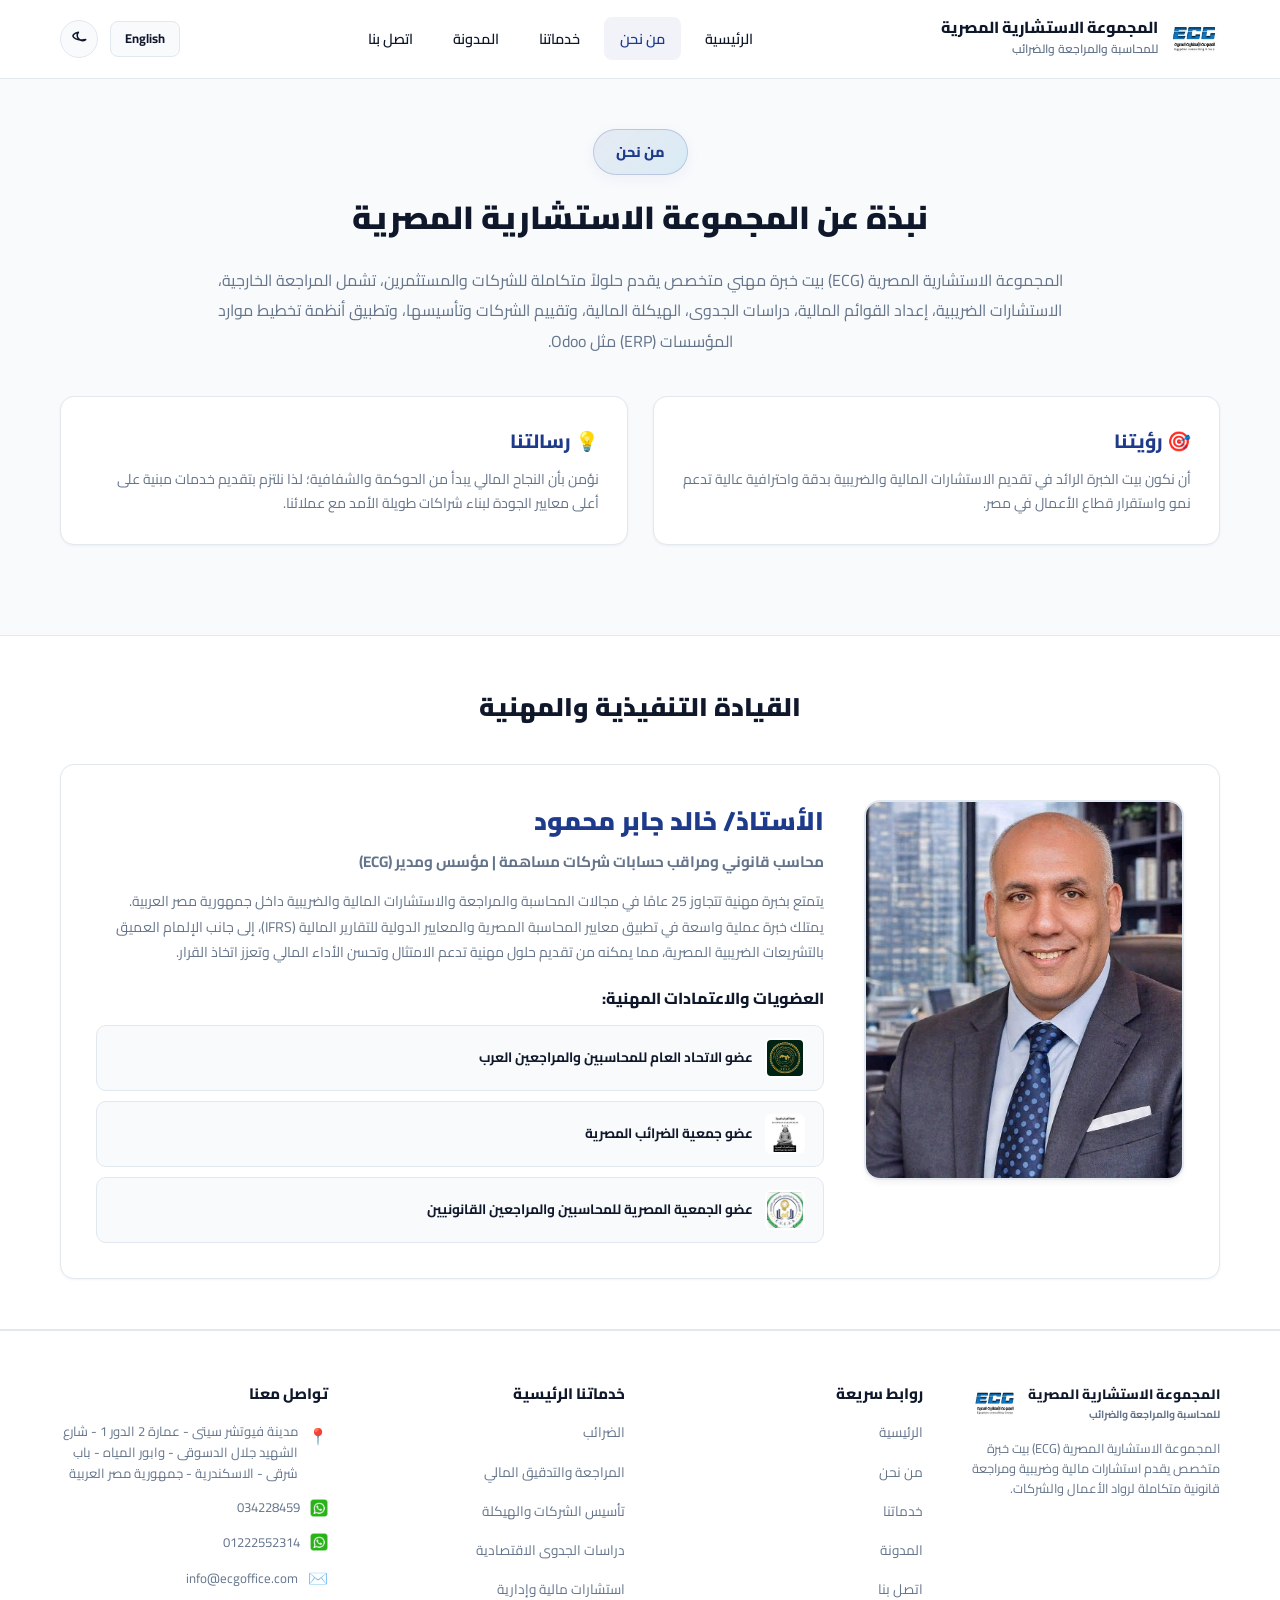
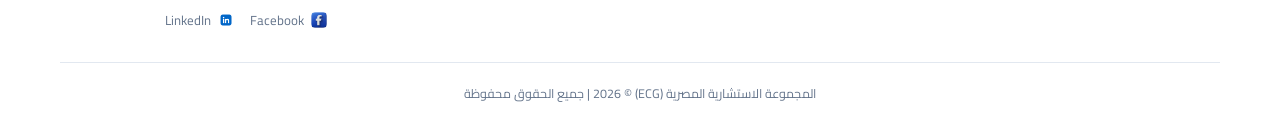
<file: about.html>
<!DOCTYPE html>
<html lang="ar" dir="rtl">
<head>
  <meta charset="UTF-8">
  <meta name="viewport" content="width=device-width, initial-scale=1.0">
  <title>من نحن - المجموعة الاستشارية المصرية (ECG)</title>
  <meta name="description" content="تعرف على المجموعة الاستشارية المصرية (ECG)، رؤيتنا، رسالتنا، وخبرة قيادتنا المهنية للأستاذ خالد جابر محمود بالإسكندرية ومصر.">
  
  <!-- استدعاء خط Cairo العصري -->
  <link href="https://fonts.googleapis.com/css2?family=Cairo:wght@400;600;700;800;900&display=swap" rel="stylesheet">
  
  <!-- ملف التنسيقات العام المستقل -->
  <link rel="stylesheet" href="css/style.css">

  <!-- تنسيقات مخصصة لصفحة من نحن وقسم الـ CEO -->
  <style>
    .certified-badge-box {
      display: inline-flex;
      align-items: center;
      gap: 10px;
      padding: 10px 22px;
      background: linear-gradient(135deg, rgba(30, 58, 138, 0.08) 0%, rgba(2, 132, 199, 0.12) 100%);
      border: 1px solid rgba(30, 58, 138, 0.2);
      border-radius: 30px;
      margin-bottom: 15px;
      box-shadow: 0 4px 15px rgba(30, 58, 138, 0.05);
    }
    .certified-badge-text {
      font-weight: 800;
      font-size: 0.9rem;
      color: var(--primary);
    }
    /* تنسيق بطاقة الـ CEO */
    .ceo-section {
      padding: 50px 0;
      background-color: var(--card-bg);
      border-top: 1px solid var(--border-color);
      border-bottom: 1px solid var(--border-color);
    }
    .ceo-grid {
      display: grid;
      grid-template-columns: 320px 1fr;
      gap: 40px;
      align-items: start;
    }
    @media (max-width: 992px) {
      .ceo-grid {
        grid-template-columns: 1fr;
        text-align: center;
      }
    }
    .ceo-img {
      width: 100%;
      height: 380px;
      object-fit: cover;
      border-radius: 16px;
      box-shadow: var(--shadow-md);
      border: 2px solid var(--border-color);
    }
    .association-item {
      display: flex;
      align-items: center;
      gap: 12px;
      background: var(--bg-color);
      padding: 12px 18px;
      border-radius: 10px;
      border: 1px solid var(--border-color);
    }
    .association-logo {
      width: 40px;
      height: 40px;
      object-fit: contain;
      border-radius: 6px;
      background: var(--card-bg);
      padding: 2px;
      flex-shrink: 0;
    }
  </style>
</head>
<body>

  <!-- شريط التنقل العلوي -->
  <header class="header">
    <div class="container navbar">
      <a href="home.html" class="brand-logo">
        <img src="images/Ecg_logo.jpeg" alt="شعار المجموعة الاستشارية المصرية">
        <div class="brand-text">
          <span class="brand-title">المجموعة الاستشارية المصرية</span>
          <span class="brand-subtitle">للمحاسبة والمراجعة والضرائب</span>
        </div>
      </a>

      <ul class="nav-links">
        <li><a href="home.html" class="nav-link">الرئيسية</a></li>
        <li><a href="about.html" class="nav-link active">من نحن</a></li>
        <li><a href="services.html" class="nav-link">خدماتنا</a></li>
        <li><a href="blog.html" class="nav-link">المدونة</a></li>
        <li><a href="contact.html" class="nav-link">اتصل بنا</a></li>
      </ul>

      <div class="nav-actions">
        <a href="en/about.html" class="lang-switch-btn">English</a>
        <button class="theme-toggle-btn" aria-label="تبديل المظهر" title="تغيير المظهر">
          <svg class="theme-icon" xmlns="http://www.w3.org/2000/svg" width="18" height="18" viewBox="0 0 24 24" fill="none" stroke="currentColor" stroke-width="2" stroke-linecap="round" stroke-linejoin="round"></svg>
        </button>
      </div>
    </div>
  </header>

  <!-- المحتوى الرئيسي لصفحة من نحن -->
  <main>
    
    <!-- قسم نبذة عنا -->
    <section style="padding: 50px 0;">
      <div class="container" style="text-align: center;">
        <div class="certified-badge-box">
          <span class="certified-badge-text">من نحن</span>
        </div>
        <h1 style="font-size: 2rem; font-weight: 900; margin-bottom: 20px; color: var(--text-main);">نبذة عن المجموعة الاستشارية المصرية</h1>
        <p style="font-size: 1rem; color: var(--text-muted); max-width: 850px; margin: 0 auto 40px auto; line-height: 1.9;">
          المجموعة الاستشارية المصرية (ECG) بيت خبرة مهني متخصص يقدم حلولاً متكاملة للشركات والمستثمرين، تشمل المراجعة الخارجية، الاستشارات الضريبية، إعداد القوائم المالية، دراسات الجدوى، الهيكلة المالية، وتقييم الشركات وتأسيسها، وتطبيق أنظمة تخطيط موارد المؤسسات (ERP) مثل Odoo.
        </p>

        <!-- الرؤية والرسالة -->
        <div style="display: grid; grid-template-columns: repeat(auto-fit, minmax(300px, 1fr)); gap: 25px; margin-bottom: 40px;">
          <div class="card" style="text-align: right;">
            <h3 style="font-size: 1.2rem; font-weight: 800; color: var(--primary); margin-bottom: 10px;">🎯 رؤيتنا</h3>
            <p style="font-size: 0.88rem; color: var(--text-muted); line-height: 1.7;">أن نكون بيت الخبرة الرائد في تقديم الاستشارات المالية والضريبية بدقة واحترافية عالية تدعم نمو واستقرار قطاع الأعمال في مصر.</p>
          </div>
          <div class="card" style="text-align: right;">
            <h3 style="font-size: 1.2rem; font-weight: 800; color: var(--primary); margin-bottom: 10px;">💡 رسالتنا</h3>
            <p style="font-size: 0.88rem; color: var(--text-muted); line-height: 1.7;">نؤمن بأن النجاح المالي يبدأ من الحوكمة والشفافية؛ لذا نلتزم بتقديم خدمات مبنية على أعلى معايير الجودة لبناء شراكات طويلة الأمد مع عملائنا.</p>
          </div>
        </div>
      </div>
    </section>

    <!-- قسم القيادة التنفيذية (الـ CEO) -->
    <section class="ceo-section">
      <div class="container">
        <div style="text-align: center; margin-bottom: 35px;">
          <h2 style="font-size: 1.6rem; font-weight: 900; color: var(--text-main);">القيادة التنفيذية والمهنية</h2>
        </div>

        <div class="ceo-grid card" style="padding: 35px;">
          <!-- صورة الـ CEO -->
          <div>
            <img src="images/CEO.jpeg" alt="الأستاذ خالد جابر محمود" class="ceo-img">
          </div>

          <!-- تفاصيل وسيرة الـ CEO والعضويات -->
          <div style="text-align: right;">
            <h3 style="font-size: 1.6rem; font-weight: 900; color: var(--primary); margin-bottom: 5px;">الأستاذ/ خالد جابر محمود</h3>
            <p style="font-size: 0.95rem; font-weight: 700; color: var(--text-muted); margin-bottom: 15px;">محاسب قانوني ومراقب حسابات شركات مساهمة | مؤسس ومدير (ECG)</p>
            
            <p style="font-size: 0.88rem; color: var(--text-muted); line-height: 1.8; margin-bottom: 20px;">
              يتمتع بخبرة مهنية تتجاوز 25 عامًا في مجالات المحاسبة والمراجعة والاستشارات المالية والضريبية داخل جمهورية مصر العربية. يمتلك خبرة عملية واسعة في تطبيق معايير المحاسبة المصرية والمعايير الدولية للتقارير المالية (IFRS)، إلى جانب الإلمام العميق بالتشريعات الضريبية المصرية، مما يمكنه من تقديم حلول مهنية تدعم الامتثال وتحسن الأداء المالي وتعزز اتخاذ القرار.
            </p>

            <h4 style="font-size: 1rem; font-weight: 800; color: var(--text-main); margin-bottom: 12px;">العضويات والاعتمادات المهنية:</h4>
            
            <!-- قائمة العضويات الـ 3 مع أماكن شعارات الجمعيات -->
           <div style="display: flex; flex-direction: column; gap: 10px;">
  
  <div class="association-item">
    <img src="images/afaa.png" alt="شعار الاتحاد العام للمحاسبين" class="association-logo">
    <span style="font-size: 0.85rem; font-weight: 700; color: var(--text-main);">عضو الاتحاد العام للمحاسبين والمراجعين العرب</span>
  </div>

  <div class="association-item">
    <img src="images/EST.PNG" alt="شعار جمعية الضرائب" class="association-logo">
    <span style="font-size: 0.85rem; font-weight: 700; color: var(--text-main);">عضو جمعية الضرائب المصرية</span>
  </div>

  <div class="association-item">
    <img src="images/ESAA.PNG" alt="شعار جمعية المحاسبين القانونيين" class="association-logo">
    <span style="font-size: 0.85rem; font-weight: 700; color: var(--text-main);">عضو الجمعية المصرية للمحاسبين والمراجعين القانونيين</span>
  </div>

</div>

          </div>
        </div>
      </div>
    </section>

  </main>

  <!-- تذييل الصفحة الشامل (الموحد) -->
  <footer class="footer">
    <div class="container">
      <div class="footer-grid">
        
        <!-- العمود الأول: اللوجو والنبذة التعريفية -->
        <div style="text-align: right;">
          <div style="display: flex; align-items: center; justify-content: flex-start; gap: 10px; margin-bottom: 12px;">
            <div style="display: flex; flex-direction: column; text-align: right;">
              <span style="font-weight: 800; font-size: 0.85rem; color: var(--text-main);">المجموعة الاستشارية المصرية</span>
              <span style="font-weight: 700; font-size: 0.65rem; color: var(--text-muted);">للمحاسبة والمراجعة والضرائب</span>
            </div>
            <img src="images/Ecg_logo.jpeg" alt="شعار ECG" style="height: 45px; width: auto; border-radius: 6px; object-fit: contain;">
          </div>
          <p style="font-size: 0.8rem; color: var(--text-muted); line-height: 1.6; text-align: right;">
            المجموعة الاستشارية المصرية (ECG) بيت خبرة متخصص يقدم استشارات مالية وضريبية ومراجعة قانونية متكاملة لرواد الأعمال والشركات.
          </p>
        </div>

        <!-- العمود الثاني: روابط سريعة -->
        <div style="text-align: right;">
          <h4 style="font-size: 0.95rem; margin-bottom: 15px; color: var(--text-main); font-weight: 800;">روابط سريعة</h4>
          <ul style="list-style: none; padding: 0; margin: 0; display: flex; flex-direction: column; gap: 8px;">
            <li><a href="home.html" class="footer-link">الرئيسية</a></li>
            <li><a href="about.html" class="footer-link">من نحن</a></li>
            <li><a href="services.html" class="footer-link">خدماتنا</a></li>
            <li><a href="blog.html" class="footer-link">المدونة</a></li>
            <li><a href="contact.html" class="footer-link">اتصل بنا</a></li>
          </ul>
        </div>

        <!-- العمود الثالث: خدماتنا الرئيسية -->
        <div style="text-align: right;">
          <h4 style="font-size: 0.95rem; margin-bottom: 15px; color: var(--text-main); font-weight: 800;">خدماتنا الرئيسية</h4>
          <ul style="list-style: none; padding: 0; margin: 0; display: flex; flex-direction: column; gap: 8px;">
            <li><a href="services.html#tax" class="footer-link">الضرائب</a></li>
            <li><a href="services.html#audit" class="footer-link">المراجعة والتدقيق المالي</a></li>
            <li><a href="services.html#setup" class="footer-link">تأسيس الشركات والهيكلة</a></li>
            <li><a href="services.html#feasibility" class="footer-link">دراسات الجدوى الاقتصادية</a></li>
            <li><a href="services.html#consulting" class="footer-link">استشارات مالية وإدارية</a></li>
          </ul>
        </div>

        <!-- العمود الرابع: تواصل معنا -->
        <div style="text-align: right;">
          <h4 style="font-size: 0.95rem; margin-bottom: 15px; color: var(--text-main); font-weight: 800;">تواصل معنا</h4>
          <ul style="list-style: none; padding: 0; margin: 0; font-size: 0.82rem; color: var(--text-muted); display: flex; flex-direction: column; gap: 12px;">
            <li style="display: flex; align-items: flex-start; justify-content: flex-start; gap: 10px;">
              <span style="color: #ef4444; font-size: 1rem; margin-top: 2px; flex-shrink: 0;">📍</span>
              <span style="line-height: 1.6; text-align: right;">مدينة فيوتشر سيتى - عمارة 2 الدور 1 - شارع الشهيد جلال الدسوقى - وابور المياه - باب شرقى - الاسكندرية - جمهورية مصر العربية</span>
            </li>
            <li style="display: flex; align-items: center; justify-content: flex-start; gap: 10px;">
              <img src="images/icon-whatsapp.png" alt="واتساب" style="width: 18px; height: 18px; object-fit: contain; flex-shrink: 0;">
              <a href="https://wa.me/201222552314" style="color: var(--text-muted); text-decoration: none;" dir="ltr">034228459</a>
            </li>
            <li style="display: flex; align-items: center; justify-content: flex-start; gap: 10px;">
              <img src="images/icon-whatsapp.png" alt="واتساب" style="width: 18px; height: 18px; object-fit: contain; flex-shrink: 0;">
              <a href="https://wa.me/201222552314" style="color: var(--text-muted); text-decoration: none;" dir="ltr">01222552314</a>
            </li>
            <li style="display: flex; align-items: center; justify-content: flex-start; gap: 10px;">
              <span style="font-size: 1rem; flex-shrink: 0;">✉️</span>
              <a href="mailto:info@ecgoffice.com" style="color: var(--text-muted); text-decoration: none;">info@ecgoffice.com</a>
            </li>
            <li style="display: flex; align-items: center; justify-content: flex-start; gap: 15px; margin-top: 5px;">
              <a href="https://www.facebook.com/ECG.Khaled.Gaber" target="_blank" style="display: inline-flex; align-items: center; gap: 6px; text-decoration: none; color: var(--text-muted);">
                <img src="images/icon-facebook.png" alt="Facebook" style="width: 18px; height: 18px; object-fit: contain;">
                <span>Facebook</span>
              </a>
              <a href="https://www.linkedin.com/company/egyptianconsultinggroup" target="_blank" style="display: inline-flex; align-items: center; gap: 6px; text-decoration: none; color: var(--text-muted);">
                <img src="images/icon-linkedin.png" alt="LinkedIn" style="width: 18px; height: 18px; object-fit: contain;">
                <span>LinkedIn</span>
              </a>
            </li>
          </ul>
        </div>

      </div>

      <!-- حقوق النشر -->
      <div style="border-top: 1px solid var(--border-color); padding-top: 20px; text-align: center; font-size: 0.78rem; color: var(--text-muted);">
        <p>المجموعة الاستشارية المصرية (ECG) &copy; 2026 | جميع الحقوق محفوظة</p>
      </div>
    </div>
  </footer>

  <!-- جافاسكريبت التحكم بالثيم -->
  <script src="js/main.js"></script>
</body>
</html>
</file>
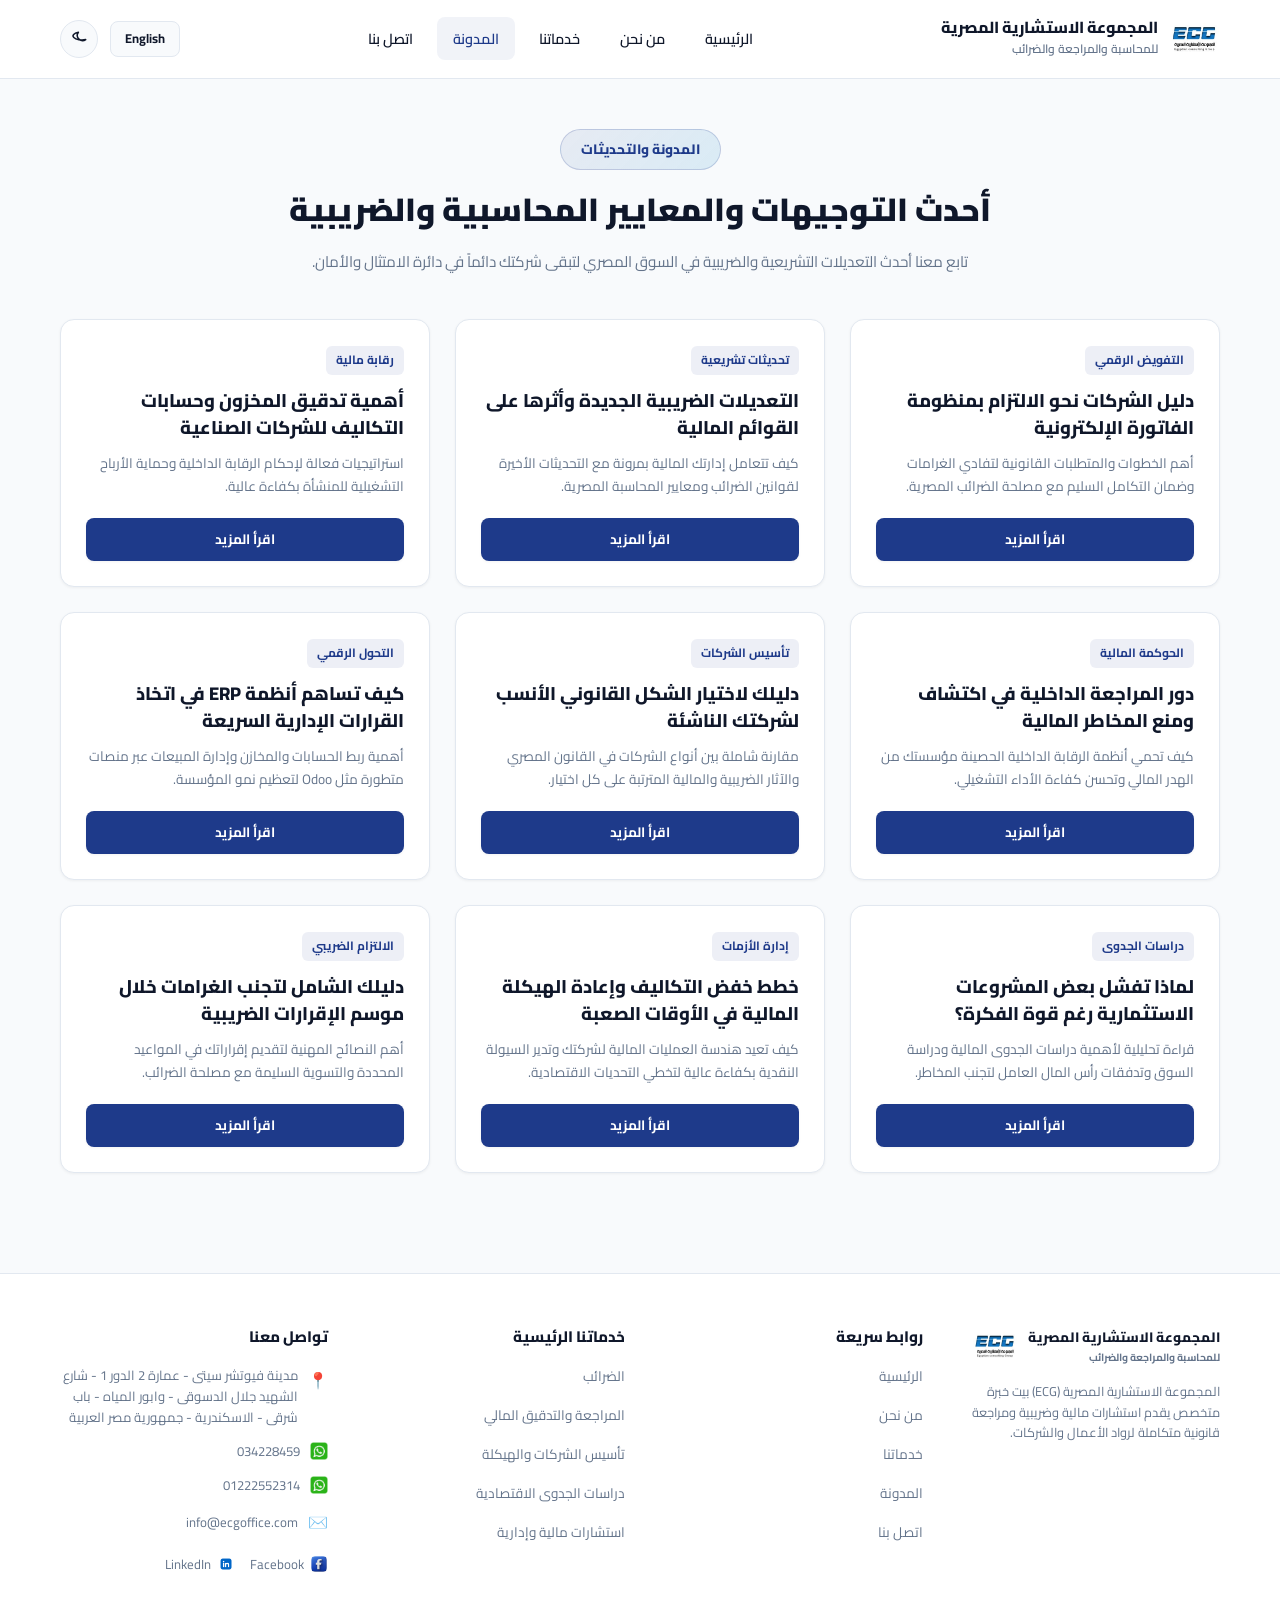
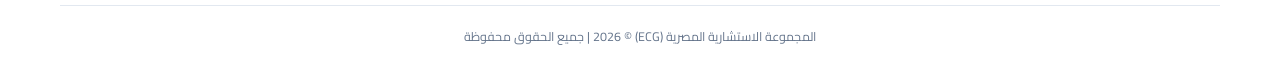
<file: blog.html>
<!DOCTYPE html>
<html lang="ar" dir="rtl">
<head>
  <meta charset="UTF-8">
  <meta name="viewport" content="width=device-width, initial-scale=1.0">
  <title>المدونة - المجموعة الاستشارية المصرية (ECG)</title>
  <meta name="description" content="تابع أحدث التوجيهات والمعايير المحاسبية والضريبية والتشريعية في السوق المصري عبر مدونة المجموعة الاستشارية المصرية.">
  
  <!-- استدعاء خط Cairo العصري -->
  <link href="https://fonts.googleapis.com/css2?family=Cairo:wght@400;600;700;800;900&display=swap" rel="stylesheet">
  
  <!-- ملف التنسيقات العام المستقل -->
  <link rel="stylesheet" href="css/style.css">

  <style>
    .certified-badge-box {
      display: inline-flex;
      align-items: center;
      gap: 10px;
      padding: 8px 20px;
      background: linear-gradient(135deg, rgba(30, 58, 138, 0.08) 0%, rgba(2, 132, 199, 0.12) 100%);
      border: 1px solid rgba(30, 58, 138, 0.2);
      border-radius: 30px;
      margin-bottom: 12px;
    }
    .certified-badge-text {
      font-weight: 800;
      font-size: 0.85rem;
      color: var(--primary);
    }
    .blog-grid {
      display: grid;
      grid-template-columns: repeat(3, 1fr);
      gap: 25px;
      margin-bottom: 50px;
    }
    @media (max-width: 992px) {
      .blog-grid {
        grid-template-columns: repeat(2, 1fr);
      }
    }
    @media (max-width: 576px) {
      .blog-grid {
        grid-template-columns: 1fr;
      }
    }
    .blog-card {
      background: var(--card-bg);
      border: 1px solid var(--border-color);
      border-radius: 14px;
      padding: 25px;
      box-shadow: var(--shadow-sm);
      display: flex;
      flex-direction: column;
      justify-content: space-between;
      text-align: right;
    }
  </style>
</head>
<body>

  <!-- شريط التنقل العلوي -->
  <header class="header">
    <div class="container navbar">
      <a href="home.html" class="brand-logo">
        <img src="images/Ecg_logo.jpeg" alt="شعار المجموعة الاستشارية المصرية">
        <div class="brand-text">
          <span class="brand-title">المجموعة الاستشارية المصرية</span>
          <span class="brand-subtitle">للمحاسبة والمراجعة والضرائب</span>
        </div>
      </a>

      <ul class="nav-links">
        <li><a href="home.html" class="nav-link">الرئيسية</a></li>
        <li><a href="about.html" class="nav-link">من نحن</a></li>
        <li><a href="services.html" class="nav-link">خدماتنا</a></li>
        <li><a href="blog.html" class="nav-link active">المدونة</a></li>
        <li><a href="contact.html" class="nav-link">اتصل بنا</a></li>
      </ul>

      <div class="nav-actions">
        <a href="en/blog.html" class="lang-switch-btn">English</a>
        <button class="theme-toggle-btn" aria-label="تبديل المظهر" title="تغيير المظهر">
          <svg class="theme-icon" xmlns="http://www.w3.org/2000/svg" width="18" height="18" viewBox="0 0 24 24" fill="none" stroke="currentColor" stroke-width="2" stroke-linecap="round" stroke-linejoin="round"></svg>
        </button>
      </div>
    </div>
  </header>

  <!-- المحتوى الرئيسي للمدونة -->
  <main style="padding: 50px 0;">
    <div class="container">
      
      <!-- ترويسة المدونة -->
      <div style="text-align: center; margin-bottom: 45px;">
        <div class="certified-badge-box">
          <span class="certified-badge-text">المدونة والتحديثات</span>
        </div>
        <h1 style="font-size: 2rem; font-weight: 900; color: var(--text-main); margin-bottom: 12px;">أحدث التوجيهات والمعايير المحاسبية والضريبية</h1>
        <p style="font-size: 0.95rem; color: var(--text-muted); max-width: 680px; margin: 0 auto;">
          تابع معنا أحدث التعديلات التشريعية والضريبية في السوق المصري لتبقى شركتك دائماً في دائرة الامتثال والأمان.
        </p>
      </div>

      <!-- شبكة الـ 9 مقالات/كروت -->
      <div class="blog-grid">
        
        <!-- الكارت 1 -->
        <div class="blog-card">
          <div>
            <span style="font-size: 0.75rem; font-weight: 700; color: var(--primary); background: rgba(30,58,138,0.08); padding: 4px 10px; border-radius: 6px; display: inline-block; margin-bottom: 12px;">التفويض الرقمي</span>
            <h3 style="font-size: 1.15rem; font-weight: 800; color: var(--text-main); margin-bottom: 10px; line-height: 1.5;">دليل الشركات نحو الالتزام بمنظومة الفاتورة الإلكترونية</h3>
            <p style="font-size: 0.85rem; color: var(--text-muted); line-height: 1.7; margin-bottom: 20px;">
              أهم الخطوات والمتطلبات القانونية لتفادي الغرامات وضمان التكامل السليم مع مصلحة الضرائب المصرية.
            </p>
          </div>
          <a href="https://www.linkedin.com/company/egyptianconsultinggroup" target="_blank" class="btn btn-primary" style="width: 100%; font-size: 0.85rem; padding: 10px;">اقرأ المزيد </a>
        </div>

        <!-- الكارت 2 -->
        <div class="blog-card">
          <div>
            <span style="font-size: 0.75rem; font-weight: 700; color: var(--primary); background: rgba(30,58,138,0.08); padding: 4px 10px; border-radius: 6px; display: inline-block; margin-bottom: 12px;">تحديثات تشريعية</span>
            <h3 style="font-size: 1.15rem; font-weight: 800; color: var(--text-main); margin-bottom: 10px; line-height: 1.5;">التعديلات الضريبية الجديدة وأثرها على القوائم المالية</h3>
            <p style="font-size: 0.85rem; color: var(--text-muted); line-height: 1.7; margin-bottom: 20px;">
              كيف تتعامل إدارتك المالية بمرونة مع التحديثات الأخيرة لقوانين الضرائب ومعايير المحاسبة المصرية.
            </p>
          </div>
          <a href="https://www.linkedin.com/company/egyptianconsultinggroup" target="_blank" class="btn btn-primary" style="width: 100%; font-size: 0.85rem; padding: 10px;">اقرأ المزيد </a>
        </div>

        <!-- الكارت 3 -->
        <div class="blog-card">
          <div>
            <span style="font-size: 0.75rem; font-weight: 700; color: var(--primary); background: rgba(30,58,138,0.08); padding: 4px 10px; border-radius: 6px; display: inline-block; margin-bottom: 12px;">رقابة مالية</span>
            <h3 style="font-size: 1.15rem; font-weight: 800; color: var(--text-main); margin-bottom: 10px; line-height: 1.5;">أهمية تدقيق المخزون وحسابات التكاليف للشركات الصناعية</h3>
            <p style="font-size: 0.85rem; color: var(--text-muted); line-height: 1.7; margin-bottom: 20px;">
              استراتيجيات فعالة لإحكام الرقابة الداخلية وحماية الأرباح التشغيلية للمنشأة بكفاءة عالية.
            </p>
          </div>
          <a href="https://www.linkedin.com/company/egyptianconsultinggroup" target="_blank" class="btn btn-primary" style="width: 100%; font-size: 0.85rem; padding: 10px;">اقرأ المزيد </a>
        </div>

        <!-- الكارت 4 -->
        <div class="blog-card">
          <div>
            <span style="font-size: 0.75rem; font-weight: 700; color: var(--primary); background: rgba(30,58,138,0.08); padding: 4px 10px; border-radius: 6px; display: inline-block; margin-bottom: 12px;">الحوكمة المالية</span>
            <h3 style="font-size: 1.15rem; font-weight: 800; color: var(--text-main); margin-bottom: 10px; line-height: 1.5;">دور المراجعة الداخلية في اكتشاف ومنع المخاطر المالية</h3>
            <p style="font-size: 0.85rem; color: var(--text-muted); line-height: 1.7; margin-bottom: 20px;">
              كيف تحمي أنظمة الرقابة الداخلية الحصينة مؤسستك من الهدر المالي وتحسن كفاءة الأداء التشغيلي.
            </p>
          </div>
          <a href="https://www.linkedin.com/company/egyptianconsultinggroup" target="_blank" class="btn btn-primary" style="width: 100%; font-size: 0.85rem; padding: 10px;">اقرأ المزيد </a>
        </div>

        <!-- الكارت 5 -->
        <div class="blog-card">
          <div>
            <span style="font-size: 0.75rem; font-weight: 700; color: var(--primary); background: rgba(30,58,138,0.08); padding: 4px 10px; border-radius: 6px; display: inline-block; margin-bottom: 12px;">تأسيس الشركات</span>
            <h3 style="font-size: 1.15rem; font-weight: 800; color: var(--text-main); margin-bottom: 10px; line-height: 1.5;">دليلك لاختيار الشكل القانوني الأنسب لشركتك الناشئة</h3>
            <p style="font-size: 0.85rem; color: var(--text-muted); line-height: 1.7; margin-bottom: 20px;">
              مقارنة شاملة بين أنواع الشركات في القانون المصري والآثار الضريبية والمالية المترتبة على كل اختيار.
            </p>
          </div>
          <a href="https://www.linkedin.com/company/egyptianconsultinggroup" target="_blank" class="btn btn-primary" style="width: 100%; font-size: 0.85rem; padding: 10px;">اقرأ المزيد </a>
        </div>

        <!-- الكارت 6 -->
        <div class="blog-card">
          <div>
            <span style="font-size: 0.75rem; font-weight: 700; color: var(--primary); background: rgba(30,58,138,0.08); padding: 4px 10px; border-radius: 6px; display: inline-block; margin-bottom: 12px;">التحول الرقمي</span>
            <h3 style="font-size: 1.15rem; font-weight: 800; color: var(--text-main); margin-bottom: 10px; line-height: 1.5;">كيف تساهم أنظمة ERP في اتخاذ القرارات الإدارية السريعة</h3>
            <p style="font-size: 0.85rem; color: var(--text-muted); line-height: 1.7; margin-bottom: 20px;">
              أهمية ربط الحسابات والمخازن وإدارة المبيعات عبر منصات متطورة مثل Odoo لتعظيم نمو المؤسسة.
            </p>
          </div>
          <a href="https://www.linkedin.com/company/egyptianconsultinggroup" target="_blank" class="btn btn-primary" style="width: 100%; font-size: 0.85rem; padding: 10px;">اقرأ المزيد </a>
        </div>

        <!-- الكارت 7 -->
        <div class="blog-card">
          <div>
            <span style="font-size: 0.75rem; font-weight: 700; color: var(--primary); background: rgba(30,58,138,0.08); padding: 4px 10px; border-radius: 6px; display: inline-block; margin-bottom: 12px;">دراسات الجدوى</span>
            <h3 style="font-size: 1.15rem; font-weight: 800; color: var(--text-main); margin-bottom: 10px; line-height: 1.5;">لماذا تفشل بعض المشروعات الاستثمارية رغم قوة الفكرة؟</h3>
            <p style="font-size: 0.85rem; color: var(--text-muted); line-height: 1.7; margin-bottom: 20px;">
              قراءة تحليلية لأهمية دراسات الجدوى المالية ودراسة السوق وتدفقات رأس المال العامل لتجنب المخاطر.
            </p>
          </div>
          <a href="https://www.linkedin.com/company/egyptianconsultinggroup" target="_blank" class="btn btn-primary" style="width: 100%; font-size: 0.85rem; padding: 10px;">اقرأ المزيد </a>
        </div>

        <!-- الكارت 8 -->
        <div class="blog-card">
          <div>
            <span style="font-size: 0.75rem; font-weight: 700; color: var(--primary); background: rgba(30,58,138,0.08); padding: 4px 10px; border-radius: 6px; display: inline-block; margin-bottom: 12px;">إدارة الأزمات</span>
            <h3 style="font-size: 1.15rem; font-weight: 800; color: var(--text-main); margin-bottom: 10px; line-height: 1.5;">خطط خفض التكاليف وإعادة الهيكلة المالية في الأوقات الصعبة</h3>
            <p style="font-size: 0.85rem; color: var(--text-muted); line-height: 1.7; margin-bottom: 20px;">
              كيف تعيد هندسة العمليات المالية لشركتك وتدير السيولة النقدية بكفاءة عالية لتخطي التحديات الاقتصادية.
            </p>
          </div>
          <a href="https://www.linkedin.com/company/egyptianconsultinggroup" target="_blank" class="btn btn-primary" style="width: 100%; font-size: 0.85rem; padding: 10px;">اقرأ المزيد </a>
        </div>

        <!-- الكارت 9 -->
        <div class="blog-card">
          <div>
            <span style="font-size: 0.75rem; font-weight: 700; color: var(--primary); background: rgba(30,58,138,0.08); padding: 4px 10px; border-radius: 6px; display: inline-block; margin-bottom: 12px;">الالتزام الضريبي</span>
            <h3 style="font-size: 1.15rem; font-weight: 800; color: var(--text-main); margin-bottom: 10px; line-height: 1.5;">دليلك الشامل لتجنب الغرامات خلال موسم الإقرارات الضريبية</h3>
            <p style="font-size: 0.85rem; color: var(--text-muted); line-height: 1.7; margin-bottom: 20px;">
              أهم النصائح المهنية لتقديم إقراراتك في المواعيد المحددة والتسوية السليمة مع مصلحة الضرائب.
            </p>
          </div>
          <a href="https://www.linkedin.com/company/egyptianconsultinggroup" target="_blank" class="btn btn-primary" style="width: 100%; font-size: 0.85rem; padding: 10px;">اقرأ المزيد </a>
        </div>

      </div>
    </div>
  </main>

  <!-- تذييل الصفحة الشامل (الموحد) -->
  <footer class="footer">
    <div class="container">
      <div class="footer-grid">
        
        <!-- العمود الأول: اللوجو والنبذة التعريفية -->
        <div style="text-align: right;">
          <div style="display: flex; align-items: center; justify-content: flex-start; gap: 10px; margin-bottom: 12px;">
            <div style="display: flex; flex-direction: column; text-align: right;">
              <span style="font-weight: 800; font-size: 0.85rem; color: var(--text-main);">المجموعة الاستشارية المصرية</span>
              <span style="font-weight: 700; font-size: 0.65rem; color: var(--text-muted);">للمحاسبة والمراجعة والضرائب</span>
            </div>
            <img src="images/Ecg_logo.jpeg" alt="شعار ECG" style="height: 45px; width: auto; border-radius: 6px; object-fit: contain;">
          </div>
          <p style="font-size: 0.8rem; color: var(--text-muted); line-height: 1.6; text-align: right;">
            المجموعة الاستشارية المصرية (ECG) بيت خبرة متخصص يقدم استشارات مالية وضريبية ومراجعة قانونية متكاملة لرواد الأعمال والشركات.
          </p>
        </div>

        <!-- العمود الثاني: روابط سريعة -->
        <div style="text-align: right;">
          <h4 style="font-size: 0.95rem; margin-bottom: 15px; color: var(--text-main); font-weight: 800;">روابط سريعة</h4>
          <ul style="list-style: none; padding: 0; margin: 0; display: flex; flex-direction: column; gap: 8px;">
            <li><a href="home.html" class="footer-link">الرئيسية</a></li>
            <li><a href="about.html" class="footer-link">من نحن</a></li>
            <li><a href="services.html" class="footer-link">خدماتنا</a></li>
            <li><a href="blog.html" class="footer-link">المدونة</a></li>
            <li><a href="contact.html" class="footer-link">اتصل بنا</a></li>
          </ul>
        </div>

        <!-- العمود الثالث: خدماتنا الرئيسية -->
        <div style="text-align: right;">
          <h4 style="font-size: 0.95rem; margin-bottom: 15px; color: var(--text-main); font-weight: 800;">خدماتنا الرئيسية</h4>
          <ul style="list-style: none; padding: 0; margin: 0; display: flex; flex-direction: column; gap: 8px;">
            <li><a href="services.html#tax" class="footer-link">الضرائب</a></li>
            <li><a href="services.html#audit" class="footer-link">المراجعة والتدقيق المالي</a></li>
            <li><a href="services.html#setup" class="footer-link">تأسيس الشركات والهيكلة</a></li>
            <li><a href="services.html#feasibility" class="footer-link">دراسات الجدوى الاقتصادية</a></li>
            <li><a href="services.html#consulting" class="footer-link">استشارات مالية وإدارية</a></li>
          </ul>
        </div>

        <!-- العمود الرابع: تواصل معنا -->
        <div style="text-align: right;">
          <h4 style="font-size: 0.95rem; margin-bottom: 15px; color: var(--text-main); font-weight: 800;">تواصل معنا</h4>
          <ul style="list-style: none; padding: 0; margin: 0; font-size: 0.82rem; color: var(--text-muted); display: flex; flex-direction: column; gap: 12px;">
            <li style="display: flex; align-items: flex-start; justify-content: flex-start; gap: 10px;">
              <span style="color: #ef4444; font-size: 1rem; margin-top: 2px; flex-shrink: 0;">📍</span>
              <span style="line-height: 1.6; text-align: right;">مدينة فيوتشر سيتى - عمارة 2 الدور 1 - شارع الشهيد جلال الدسوقى - وابور المياه - باب شرقى - الاسكندرية - جمهورية مصر العربية</span>
            </li>
            <li style="display: flex; align-items: center; justify-content: flex-start; gap: 10px;">
              <img src="images/icon-whatsapp.png" alt="واتساب" style="width: 18px; height: 18px; object-fit: contain; flex-shrink: 0;">
              <a href="https://wa.me/201222552314" style="color: var(--text-muted); text-decoration: none;" dir="ltr">034228459</a>
            </li>
            <li style="display: flex; align-items: center; justify-content: flex-start; gap: 10px;">
              <img src="images/icon-whatsapp.png" alt="واتساب" style="width: 18px; height: 18px; object-fit: contain; flex-shrink: 0;">
              <a href="https://wa.me/201222552314" style="color: var(--text-muted); text-decoration: none;" dir="ltr">01222552314</a>
            </li>
            <li style="display: flex; align-items: center; justify-content: flex-start; gap: 10px;">
              <span style="font-size: 1rem; flex-shrink: 0;">✉️</span>
              <a href="mailto:info@ecgoffice.com" style="color: var(--text-muted); text-decoration: none;">info@ecgoffice.com</a>
            </li>
            <li style="display: flex; align-items: center; justify-content: flex-start; gap: 15px; margin-top: 5px;">
              <a href="https://www.facebook.com/ECG.Khaled.Gaber" target="_blank" style="display: inline-flex; align-items: center; gap: 6px; text-decoration: none; color: var(--text-muted);">
                <img src="images/icon-facebook.png" alt="Facebook" style="width: 18px; height: 18px; object-fit: contain;">
                <span>Facebook</span>
              </a>
              <a href="https://www.linkedin.com/company/egyptianconsultinggroup" target="_blank" style="display: inline-flex; align-items: center; gap: 6px; text-decoration: none; color: var(--text-muted);">
                <img src="images/icon-linkedin.png" alt="LinkedIn" style="width: 18px; height: 18px; object-fit: contain;">
                <span>LinkedIn</span>
              </a>
            </li>
          </ul>
        </div>

      </div>

      <!-- حقوق النشر -->
      <div style="border-top: 1px solid var(--border-color); padding-top: 20px; text-align: center; font-size: 0.78rem; color: var(--text-muted);">
        <p>المجموعة الاستشارية المصرية (ECG) &copy; 2026 | جميع الحقوق محفوظة</p>
      </div>
    </div>
  </footer>

  <!-- جافاسكريبت التحكم بالثيم -->
  <script src="js/main.js"></script>
</body>
</html>
</file>
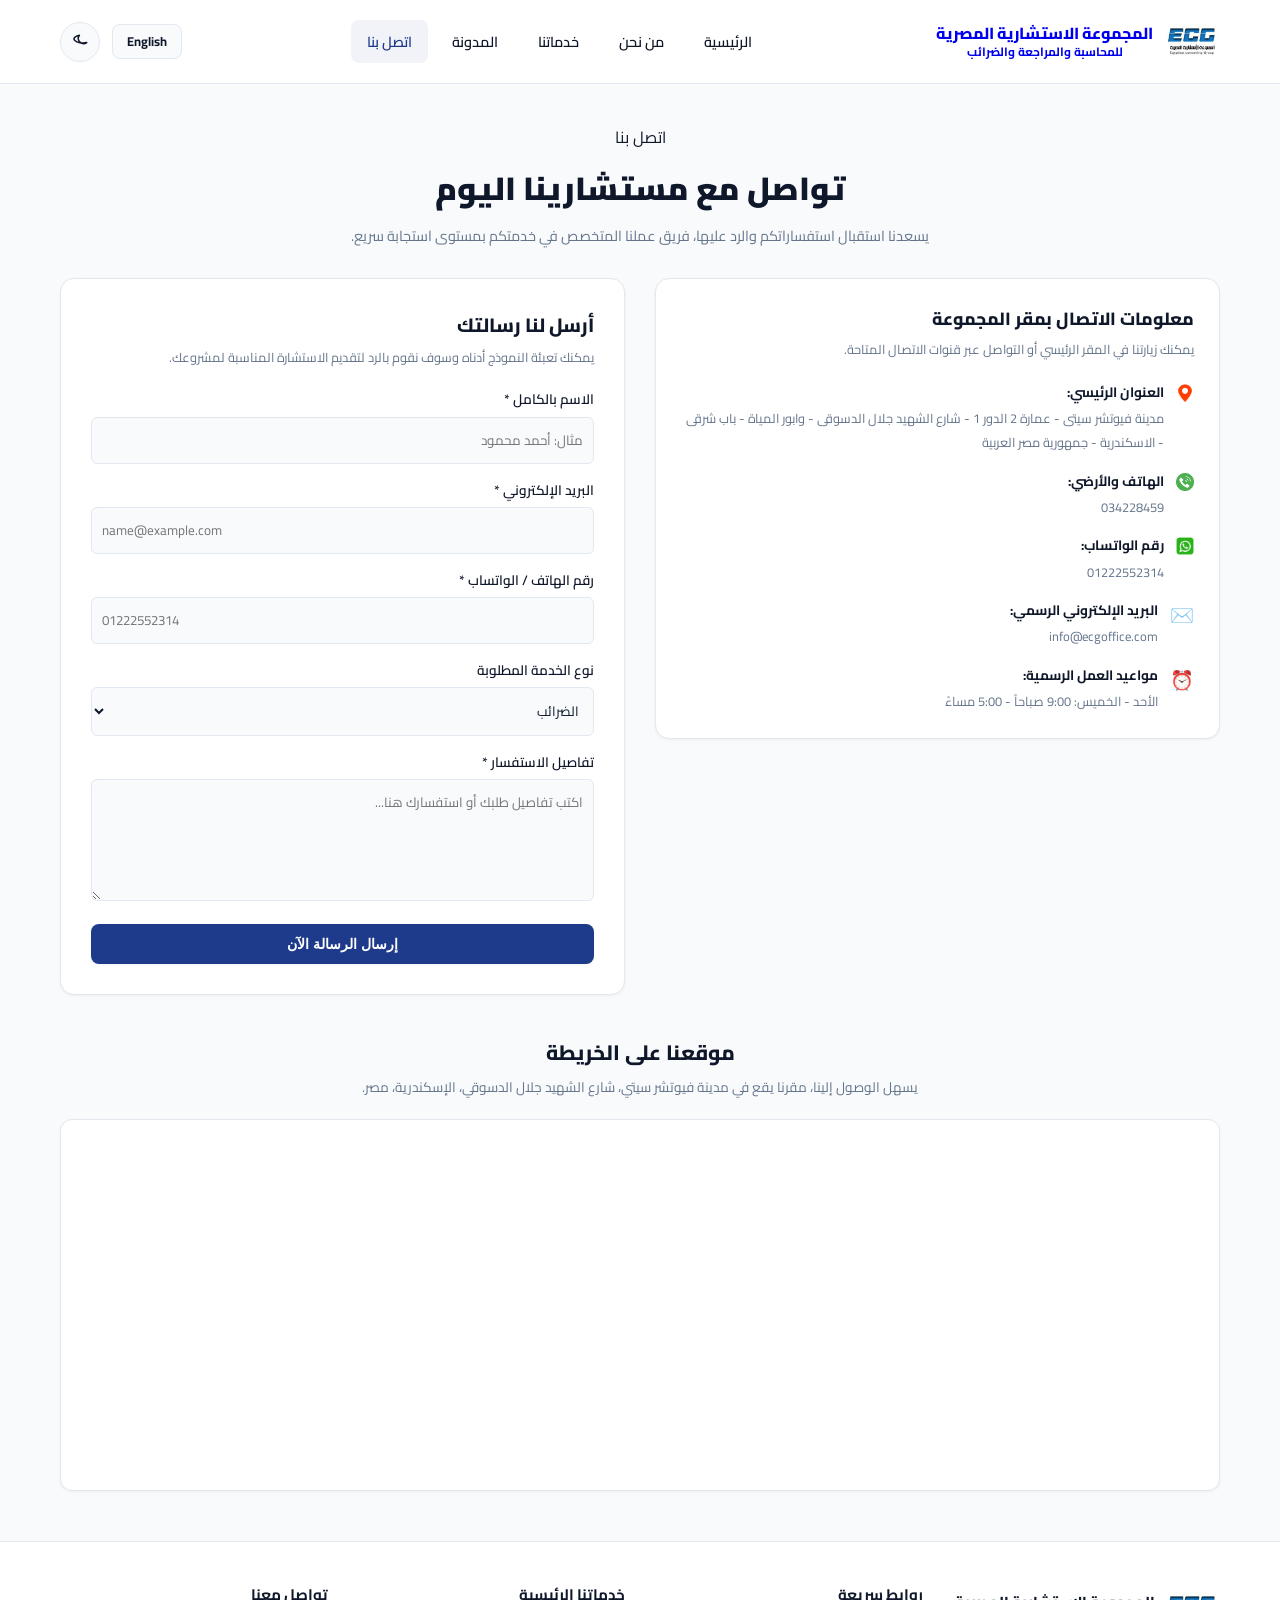
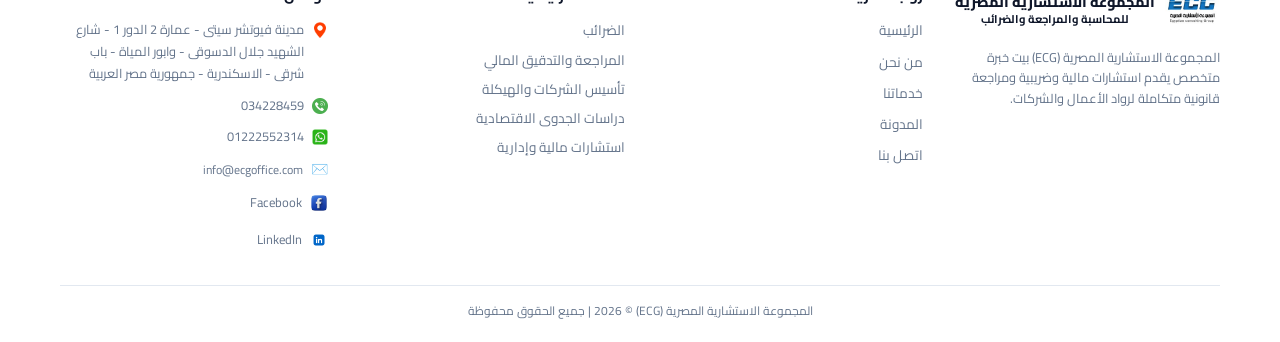
<file: contact.html>
<!DOCTYPE html>
<html lang="ar" dir="rtl">
<head>
  <meta charset="UTF-8">
  <meta name="viewport" content="width=device-width, initial-scale=1.0">
  <title>اتصل بنا - المجموعة الاستشارية المصرية</title>
  <meta name="description" content="تواصل مع مكتب المجموعة الاستشارية المصرية للإستشارات والضرائب بالإسكندرية، احجز استشارتك المجانية الآن.">
  <meta name="keywords" content="تواصل معنا, رقم محاسب قانوني الإسكندرية, استشارات مالية واتساب, مقر المجموعة الاستشارية المصرية">
  <link href="https://fonts.googleapis.com/css2?family=Cairo:wght@400;600;700;800;900&display=swap" rel="stylesheet">
  <link rel="stylesheet" href="css/style.css">
</head>
<body>

  <!-- شريط التنقل العلوي الاحترافي -->
  <header class="header">
    <div class="container navbar">
      <a href="index.html" class="brand-logo">
        <img src="images/Ecg_logo.jpeg" alt="شعار المجموعة الاستشارية المصرية" style="height: 55px; width: auto; object-fit: contain; border-radius: 6px;">
        <div style="display: flex; flex-direction: column; text-align: center;">
          <span style="font-weight: 800; font-size: 1rem; color: var(--text-color); line-height: 1.2;">المجموعة الاستشارية المصرية</span>
          <span style="font-weight: 700; font-size: 0.75rem; color: var(--text-color); line-height: 1.2; margin-top: 2px;">للمحاسبة والمراجعة والضرائب</span>
        </div>
      </a>

      <ul class="nav-links">
        <li><a href="home.html" class="nav-link">الرئيسية</a></li>
        <li><a href="about.html" class="nav-link">من نحن</a></li>
        <li><a href="services.html" class="nav-link">خدماتنا</a></li>
        <li><a href="blog.html" class="nav-link">المدونة</a></li>
        <li><a href="contact.html" class="nav-link active">اتصل بنا</a></li>
      </ul>

      <div class="nav-actions">
        <a href="en/contact.html" class="lang-switch-btn">English</a>
        <button class="btn-icon theme-toggle-btn" aria-label="تبديل الوضع" title="تغيير المظهر" style="background: var(--bg-color); border: 1px solid var(--border-color); padding: 10px; border-radius: 50%; cursor: pointer; display: flex; align-items: center; justify-content: center; width: 40px; height: 40px;">
          <svg class="theme-icon" xmlns="http://www.w3.org/2000/svg" width="20" height="20" viewBox="0 0 24 24" fill="none" stroke="currentColor" stroke-width="2" stroke-linecap="round" stroke-linejoin="round" style="color: var(--text-color);">
            <path d="M21 12.79A9 9 0 1 1 11.21 3 7 7 0 0 0 21 12.79z"></path>
          </svg>
        </button>
      </div>
    </div>
  </header>

  <main>
    <section class="section" style="padding-top: 40px; padding-bottom: 20px; text-align: center;">
      <div class="container">
        <span class="badge">اتصل بنا</span>
        <h1 style="font-size: 2rem; font-weight: 900; margin-top: 10px; margin-bottom: 8px; color: var(--text-color);">تواصل مع مستشارينا اليوم</h1>
        <p style="font-size: 0.9rem; color: var(--text-muted); max-width: 600px; margin: 0 auto;">يسعدنا استقبال استفساراتكم والرد عليها، فريق عملنا المتخصص في خدمتكم بمستوى استجابة سريع.</p>
      </div>
    </section>

    <section class="section" style="padding-top: 10px; padding-bottom: 30px;">
      <div class="container">
        <div style="display: grid; grid-template-columns: 1fr 1fr; gap: 30px; align-items: start;">
          
          <!-- العمود الأيمن: معلومات الاتصال بمقر المجموعة -->
          <div style="display: flex; flex-direction: column; gap: 20px;">
            <div class="card" style="padding: 25px;">
              <h3 style="font-size: 1.1rem; font-weight: 800; margin-bottom: 5px; color: var(--text-color);">معلومات الاتصال بمقر المجموعة</h3>
              <p style="font-size: 0.8rem; color: var(--text-muted); margin-bottom: 20px;">يمكنك زيارتنا في المقر الرئيسي أو التواصل عبر قنوات الاتصال المتاحة.</p>
              
              <ul style="list-style: none; padding: 0; margin: 0; display: flex; flex-direction: column; gap: 15px; font-size: 0.9rem; color: var(--text-color);">
                <li style="display: flex; align-items: flex-start; gap: 12px;">
                  <img src="images/location.png" alt="Location" style="width: 18px; height: 18px; object-fit: contain; margin-top: 3px; flex-shrink: 0;">
                  <div>
                    <strong style="display: block; font-size: 0.85rem; margin-bottom: 2px;">العنوان الرئيسي:</strong>
                    <span style="font-size: 0.8rem; color: var(--text-muted);">مدينة فيوتشر سيتى - عمارة 2 الدور 1 - شارع الشهيد جلال الدسوقى - وابور المياة - باب شرقى - الاسكندرية - جمهورية مصر العربية</span>
                  </div>
                </li>

                <li style="display: flex; align-items: flex-start; gap: 12px;">
                  <img src="images/icon-phone.png" alt="Phone" style="width: 18px; height: 18px; object-fit: contain; margin-top: 3px; flex-shrink: 0;">
                  <div>
                    <strong style="display: block; font-size: 0.85rem; margin-bottom: 2px;">الهاتف والأرضي:</strong>
                    <span style="font-size: 0.8rem; color: var(--text-muted);" dir="ltr"><a href="tel:034228459" style="color: var(--text-muted); text-decoration: none;">034228459</a></span>
                  </div>
                </li>

                <li style="display: flex; align-items: flex-start; gap: 12px;">
                  <img src="images/icon-whatsapp.png" alt="WhatsApp" style="width: 18px; height: 18px; object-fit: contain; margin-top: 3px; flex-shrink: 0;">
                  <div>
                    <strong style="display: block; font-size: 0.85rem; margin-bottom: 2px;">رقم الواتساب:</strong>
                    <span style="font-size: 0.8rem; color: var(--text-muted);" dir="ltr"><a href="https://wa.me/201222552314" target="_blank" style="color: var(--text-muted); text-decoration: none;">01222552314</a></span>
                  </div>
                </li>

                <li style="display: flex; align-items: flex-start; gap: 12px;">
                  <span style="font-size: 1.2rem;">✉️</span>
                  <div>
                    <strong style="display: block; font-size: 0.85rem; margin-bottom: 2px;">البريد الإلكتروني الرسمي:</strong>
                    <span style="font-size: 0.8rem; color: var(--text-muted);" dir="ltr"><a href="mailto:info@ecgoffice.com" style="color: var(--text-muted); text-decoration: none;">info@ecgoffice.com</a></span>
                  </div>
                </li>

                <li style="display: flex; align-items: flex-start; gap: 12px;">
                  <span style="font-size: 1.2rem;">⏰</span>
                  <div>
                    <strong style="display: block; font-size: 0.85rem; margin-bottom: 2px;">مواعيد العمل الرسمية:</strong>
                    <span style="font-size: 0.8rem; color: var(--text-muted);">الأحد - الخميس: 9:00 صباحاً - 5:00 مساءً</span>
                  </div>
                </li>
              </ul>
            </div>
          </div>

          <!-- العمود الأيسر: نموذج أرسل لنا رسالتك -->
          <div class="card" style="padding: 30px;">
            <h3 style="font-size: 1.2rem; font-weight: 800; margin-bottom: 5px; color: var(--text-color);">أرسل لنا رسالتك</h3>
            <p style="font-size: 0.8rem; color: var(--text-muted); margin-bottom: 20px;">يمكنك تعبئة النموذج أدناه وسوف نقوم بالرد لتقديم الاستشارة المناسبة لمشروعك.</p>
            
            <form style="display: flex; flex-direction: column; gap: 15px;">
              <div>
                <label style="display: block; font-size: 0.85rem; font-weight: 600; margin-bottom: 5px; color: var(--text-color);">الاسم بالكامل *</label>
                <input type="text" placeholder="مثال: أحمد محمود" style="width: 100%; padding: 10px; border-radius: 6px; border: 1px solid var(--border-color); background: var(--bg-color); color: var(--text-color); font-family: 'Cairo', sans-serif;">
              </div>

              <div>
                <label style="display: block; font-size: 0.85rem; font-weight: 600; margin-bottom: 5px; color: var(--text-color);">البريد الإلكتروني *</label>
                <input type="email" placeholder="name@example.com" style="width: 100%; padding: 10px; border-radius: 6px; border: 1px solid var(--border-color); background: var(--bg-color); color: var(--text-color); font-family: 'Cairo', sans-serif;" dir="ltr">
              </div>

              <div>
                <label style="display: block; font-size: 0.85rem; font-weight: 600; margin-bottom: 5px; color: var(--text-color);">رقم الهاتف / الواتساب *</label>
                <input type="text" placeholder="01222552314" style="width: 100%; padding: 10px; border-radius: 6px; border: 1px solid var(--border-color); background: var(--bg-color); color: var(--text-color); font-family: 'Cairo', sans-serif;" dir="ltr">
              </div>

              <div>
                <label style="display: block; font-size: 0.85rem; font-weight: 600; margin-bottom: 5px; color: var(--text-color);">نوع الخدمة المطلوبة</label>
                <select style="width: 100%; padding: 10px; border-radius: 6px; border: 1px solid var(--border-color); background: var(--bg-color); color: var(--text-color); font-family: 'Cairo', sans-serif;">
                  <option>الضرائب</option>
                  <option>مراجعة وتدقيق حسابات</option>
                  <option>تأسيس شركات وهيكلة</option>
                  <option>دراسات جدوى اقتصادية</option>
                  <option>أخرى</option>
                </select>
              </div>

              <div>
                <label style="display: block; font-size: 0.85rem; font-weight: 600; margin-bottom: 5px; color: var(--text-color);">تفاصيل الاستفسار *</label>
                <textarea rows="4" placeholder="اكتب تفاصيل طلبك أو استفسارك هنا..." style="width: 100%; padding: 10px; border-radius: 6px; border: 1px solid var(--border-color); background: var(--bg-color); color: var(--text-color); font-family: 'Cairo', sans-serif; resize: vertical;"></textarea>
              </div>

              <button type="submit" class="btn btn-primary" style="width: 100%; padding: 12px; font-weight: 700; cursor: pointer;">إرسال الرسالة الآن</button>
            </form>
          </div>

        </div>
      </div>
    </section>

    <!-- قسم موقعنا على الخريطة بالإحداثيات الدقيقة -->
    <section class="section" style="padding-top: 10px; padding-bottom: 50px;">
      <div class="container">
        <div style="text-align: center; margin-bottom: 20px;">
          <h3 style="font-size: 1.3rem; font-weight: 800; color: var(--text-color); margin-bottom: 5px;">موقعنا على الخريطة</h3>
          <p style="font-size: 0.85rem; color: var(--text-muted);">يسهل الوصول إلينا، مقرنا يقع في مدينة فيوتشر سيتي، شارع الشهيد جلال الدسوقي، الإسكندرية، مصر.</p>
        </div>

        <div class="card" style="padding: 10px; overflow: hidden; border-radius: 12px;">
          <div style="width: 100%; height: 350px; border-radius: 8px; overflow: hidden;">
            <iframe 
              src="https://maps.google.com/maps?q=31.199781560959536,29.922857578240254&z=16&output=embed" 
              width="100%" 
              height="100%" 
              style="border:0;" 
              allowfullscreen="" 
              loading="lazy">
            </iframe>
          </div>
        </div>
      </div>
    </section>
  </main>

  <!-- تذييل الصفحة (Footer الشامل والموحد) -->
  <footer class="footer" style="padding: 40px 0 20px; text-align: right;">
    <div class="container">
      <div style="display: grid; grid-template-columns: repeat(4, 1fr); gap: 30px; margin-bottom: 30px;">
        <div>
          <div style="display: flex; align-items: center; gap: 10px; margin-bottom: 10px;">
            <img src="images/Ecg_logo.jpeg" alt="شعار ECG" style="height: 55px; width: auto; border-radius: 6px; object-fit: contain;">
            <div style="display: flex; flex-direction: column; text-align: center;">
              <span style="font-weight: 800; font-size: 0.9rem; color: var(--text-color); line-height: 1.2;">المجموعة الاستشارية المصرية</span>
              <span style="font-weight: 700; font-size: 0.7rem; color: var(--text-color); line-height: 1.2; margin-top: 2px;">للمحاسبة والمراجعة والضرائب</span>
            </div>
          </div>
          <p style="font-size: 0.8rem; color: var(--text-muted); line-height: 1.6;">
            المجموعة الاستشارية المصرية (ECG) بيت خبرة متخصص يقدم استشارات مالية وضريبية ومراجعة قانونية متكاملة لرواد الأعمال والشركات.
          </p>
        </div>

        <div>
          <h4 style="font-size: 0.95rem; margin-bottom: 12px; color: var(--text-color);">روابط سريعة</h4>
          <ul style="list-style: none; padding: 0; margin: 0; font-size: 0.85rem;">
            <li><a href="index.html" class="footer-link">الرئيسية</a></li>
            <li><a href="about.html" class="footer-link">من نحن</a></li>
            <li><a href="services.html" class="footer-link">خدماتنا</a></li>
            <li><a href="blog.html" class="footer-link">المدونة</a></li>
            <li><a href="contact.html" class="footer-link">اتصل بنا</a></li>
          </ul>
        </div>

        <div>
          <h4 style="font-size: 0.95rem; margin-bottom: 12px; color: var(--text-color);">خدماتنا الرئيسية</h4>
          <ul style="list-style: none; padding: 0; margin: 0; font-size: 0.85rem; color: var(--text-muted);">
            <li style="margin-bottom: 6px;">الضرائب</li>
            <li style="margin-bottom: 6px;">المراجعة والتدقيق المالي</li>
            <li style="margin-bottom: 6px;">تأسيس الشركات والهيكلة</li>
            <li style="margin-bottom: 6px;">دراسات الجدوى الاقتصادية</li>
            <li>استشارات مالية وإدارية</li>
          </ul>
        </div>

        <div style="text-align: right;">
          <h4 style="font-size: 0.95rem; margin-bottom: 12px; color: var(--text-color);">تواصل معنا</h4>
          <ul style="list-style: none; padding: 0; margin: 0; font-size: 0.8rem; color: var(--text-muted); display: flex; flex-direction: column; gap: 10px; align-items: flex-start;">
            <li style="display: flex; align-items: flex-start; gap: 8px;">
              <img src="images/location.png" alt="Location" style="width: 16px; height: 16px; object-fit: contain; margin-top: 3px; flex-shrink: 0;">
              <span>مدينة فيوتشر سيتى - عمارة 2 الدور 1 - شارع الشهيد جلال الدسوقى - وابور المياة - باب شرقى - الاسكندرية - جمهورية مصر العربية</span> 
            </li>
            <li style="display: flex; align-items: center; gap: 8px;" dir="ltr">
              <a href="tel:034228459" style="color: var(--text-muted); text-decoration: none;">034228459</a> 
              <img src="images/icon-phone.png" alt="Phone" style="width: 16px; height: 16px; object-fit: contain;">
            </li>
            <li style="display: flex; align-items: center; gap: 8px;" dir="ltr">
              <a href="https://wa.me/201222552314" target="_blank" style="color: var(--text-muted); text-decoration: none;">01222552314</a> 
              <img src="images/icon-whatsapp.png" alt="WhatsApp" style="width: 16px; height: 16px; object-fit: contain;">
            </li>
            <li style="display: flex; align-items: center; gap: 8px;" dir="ltr">
              <a href="mailto:info@ecgoffice.com" style="color: var(--text-muted); text-decoration: none; font-size: 0.75rem;">info@ecgoffice.com</a>
              <span style="font-size: 14px;">✉️</span>
            </li>
            <li>
              <a href="https://www.facebook.com/ECG.Khaled.Gaber" target="_blank" style="display: inline-flex; align-items: center; gap: 8px; text-decoration: none; color: var(--text-muted);">
                <img src="images/icon-facebook.png" alt="Facebook" style="width: 18px; height: 18px; object-fit: contain;">
                <span>Facebook</span>
              </a>
            </li>
            <li>
              <a href="https://www.linkedin.com/company/egyptianconsultinggroup" target="_blank" style="display: inline-flex; align-items: center; gap: 8px; text-decoration: none; color: var(--text-muted);">
                <img src="images/icon-linkedin.png" alt="LinkedIn" style="width: 18px; height: 18px; object-fit: contain;">
                <span>LinkedIn</span>
              </a>
            </li>
          </ul>
        </div>
      </div>

      <div style="border-top: 1px solid var(--border-color); padding-top: 15px; text-align: center; font-size: 0.75rem; color: var(--text-muted);">
        <p>المجموعة الاستشارية المصرية (ECG) &copy; 2026 | جميع الحقوق محفوظة</p>
      </div>
    </div>
  </footer>

  <script src="js/main.js"></script>
</body>
</html>
</file>
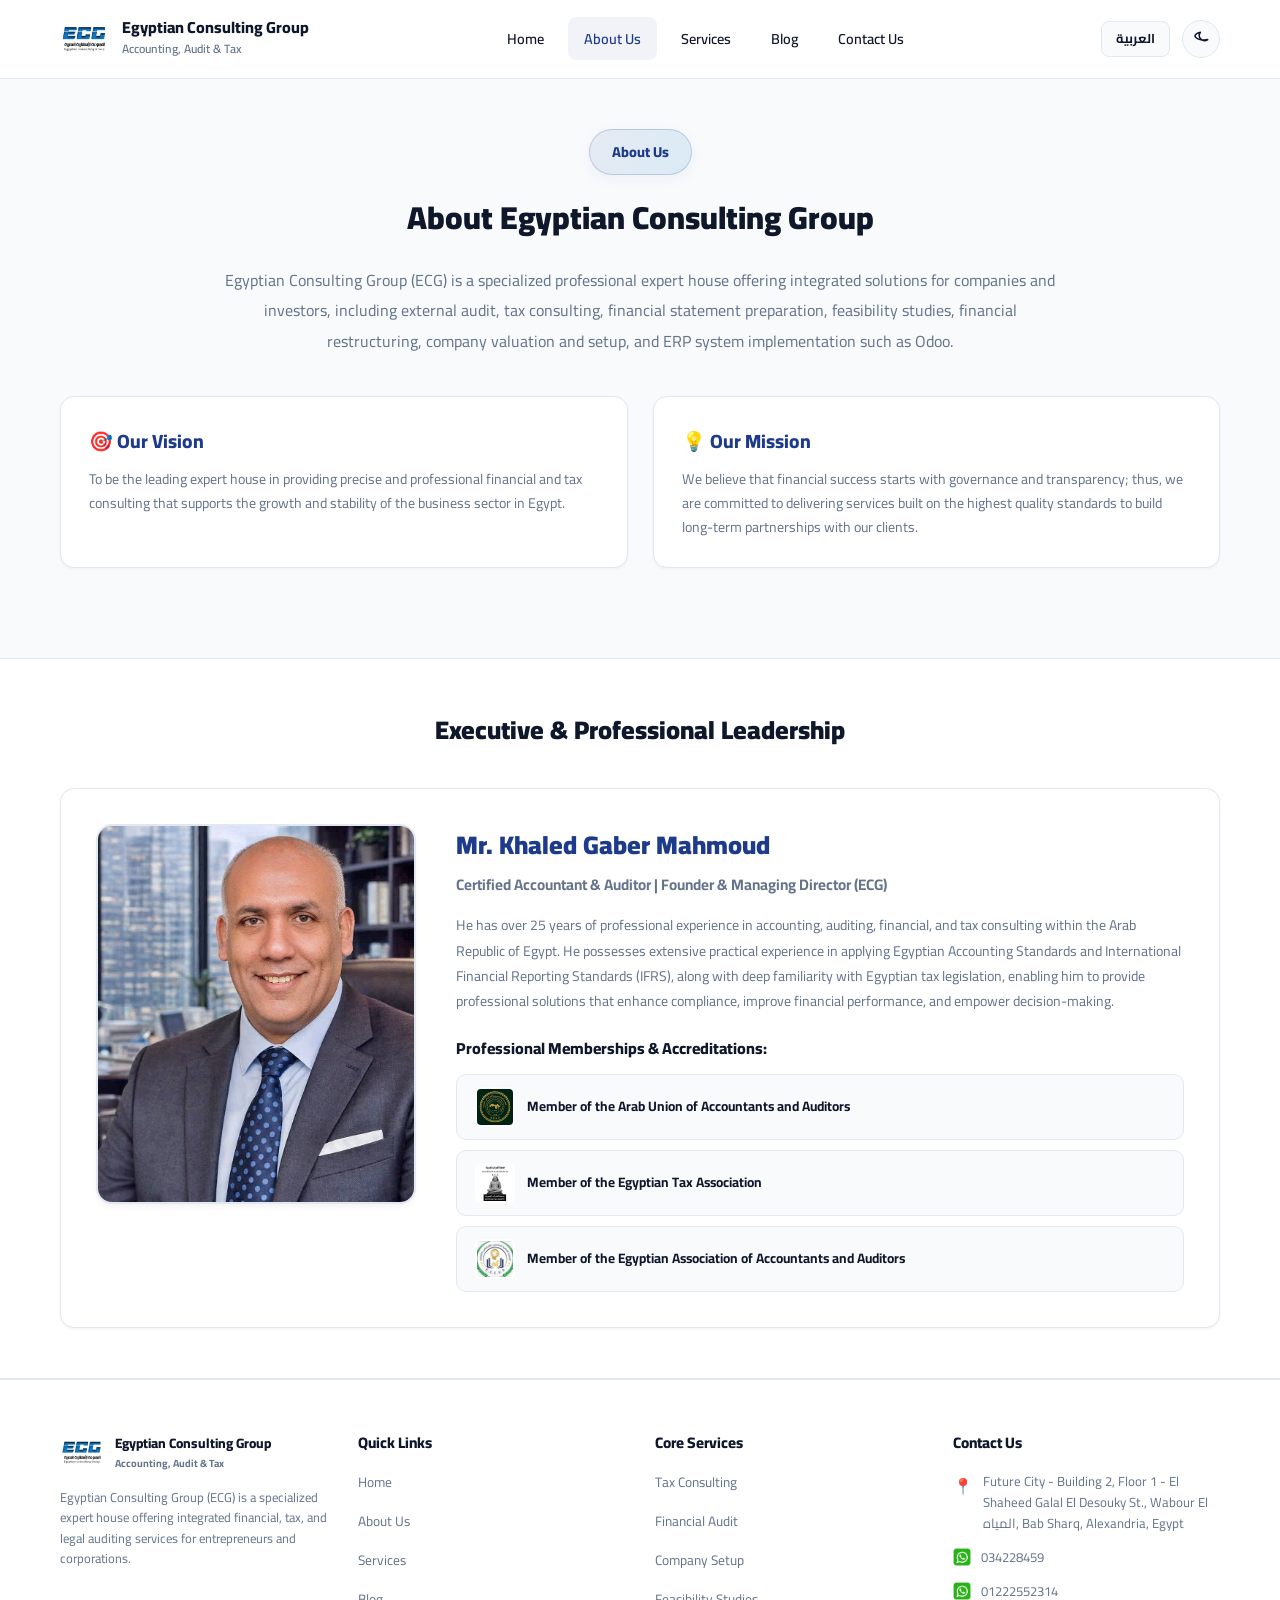
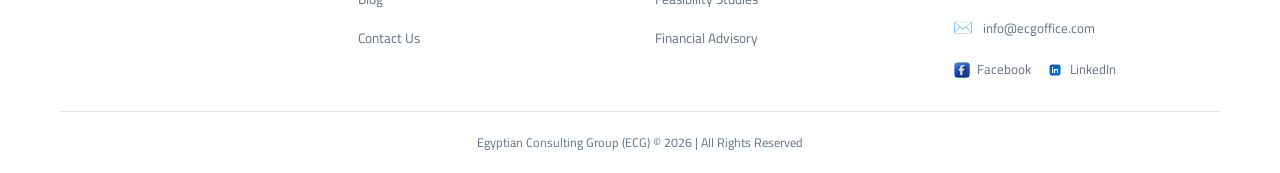
<file: en/about.html>
<!DOCTYPE html>
<html lang="en" dir="ltr">
<head>
  <meta charset="UTF-8">
  <meta name="viewport" content="width=device-width, initial-scale=1.0">
  <title>About Us - Egyptian Consulting Group (ECG)</title>
  <meta name="description" content="Learn about the Egyptian Consulting Group (ECG), our vision, mission, and the professional leadership of Mr. Khaled Gaber Mahmoud in Alexandria, Egypt.">
  
  <!-- Google Fonts -->
  <link href="https://fonts.googleapis.com/css2?family=Cairo:wght@400;600;700;800;900&display=swap" rel="stylesheet">
  
  <!-- Main Stylesheet -->
  <link rel="stylesheet" href="../css/style.css">

  <style>
    .certified-badge-box {
      display: inline-flex;
      align-items: center;
      gap: 10px;
      padding: 10px 22px;
      background: linear-gradient(135deg, rgba(30, 58, 138, 0.08) 0%, rgba(2, 132, 199, 0.12) 100%);
      border: 1px solid rgba(30, 58, 138, 0.2);
      border-radius: 30px;
      margin-bottom: 15px;
      box-shadow: 0 4px 15px rgba(30, 58, 138, 0.05);
    }
    .certified-badge-text {
      font-weight: 800;
      font-size: 0.9rem;
      color: var(--primary);
    }
    .ceo-section {
      padding: 50px 0;
      background-color: var(--card-bg);
      border-top: 1px solid var(--border-color);
      border-bottom: 1px solid var(--border-color);
    }
    .ceo-grid {
      display: grid;
      grid-template-columns: 320px 1fr;
      gap: 40px;
      align-items: start;
    }
    @media (max-width: 992px) {
      .ceo-grid {
        grid-template-columns: 1fr;
        text-align: center;
      }
    }
    .ceo-img {
      width: 100%;
      height: 380px;
      object-fit: cover;
      border-radius: 16px;
      box-shadow: var(--shadow-md);
      border: 2px solid var(--border-color);
    }
    .association-item {
      display: flex;
      align-items: center;
      gap: 12px;
      background: var(--bg-color);
      padding: 12px 18px;
      border-radius: 10px;
      border: 1px solid var(--border-color);
    }
    .association-logo {
      width: 40px;
      height: 40px;
      object-fit: contain;
      border-radius: 6px;
      background: var(--card-bg);
      padding: 2px;
      flex-shrink: 0;
    }
  </style>
</head>
<body>

  <!-- Top Navigation Bar -->
  <header class="header">
    <div class="container navbar">
      <a href="index.html" class="brand-logo">
        <img src="../images/Ecg_logo.jpeg" alt="ECG Logo">
        <div class="brand-text">
          <span class="brand-title">Egyptian Consulting Group</span>
          <span class="brand-subtitle">Accounting, Audit & Tax</span>
        </div>
      </a>

      <ul class="nav-links">
        <li><a href="index.html" class="nav-link">Home</a></li>
        <li><a href="about.html" class="nav-link active">About Us</a></li>
        <li><a href="services.html" class="nav-link">Services</a></li>
        <li><a href="blog.html" class="nav-link">Blog</a></li>
        <li><a href="contact.html" class="nav-link">Contact Us</a></li>
      </ul>

      <div class="nav-actions">
        <a href="../about.html" class="lang-switch-btn">العربية</a>
        <button class="theme-toggle-btn" aria-label="Toggle Theme" title="Change Theme">
          <svg class="theme-icon" xmlns="http://www.w3.org/2000/svg" width="18" height="18" viewBox="0 0 24 24" fill="none" stroke="currentColor" stroke-width="2" stroke-linecap="round" stroke-linejoin="round"></svg>
        </button>
      </div>
    </div>
  </header>

  <!-- Main Content -->
  <main>
    
    <!-- Overview Section -->
    <section style="padding: 50px 0;">
      <div class="container" style="text-align: center;">
        <div class="certified-badge-box">
          <span class="certified-badge-text">About Us</span>
        </div>
        <h1 style="font-size: 2rem; font-weight: 900; margin-bottom: 20px; color: var(--text-main);">About Egyptian Consulting Group</h1>
        <p style="font-size: 1rem; color: var(--text-muted); max-width: 850px; margin: 0 auto 40px auto; line-height: 1.9;">
          Egyptian Consulting Group (ECG) is a specialized professional expert house offering integrated solutions for companies and investors, including external audit, tax consulting, financial statement preparation, feasibility studies, financial restructuring, company valuation and setup, and ERP system implementation such as Odoo.
        </p>

        <!-- Vision & Mission -->
        <div style="display: grid; grid-template-columns: repeat(auto-fit, minmax(300px, 1fr)); gap: 25px; margin-bottom: 40px;">
          <div class="card" style="text-align: left;">
            <h3 style="font-size: 1.2rem; font-weight: 800; color: var(--primary); margin-bottom: 10px;">🎯 Our Vision</h3>
            <p style="font-size: 0.88rem; color: var(--text-muted); line-height: 1.7;">To be the leading expert house in providing precise and professional financial and tax consulting that supports the growth and stability of the business sector in Egypt.</p>
          </div>
          <div class="card" style="text-align: left;">
            <h3 style="font-size: 1.2rem; font-weight: 800; color: var(--primary); margin-bottom: 10px;">💡 Our Mission</h3>
            <p style="font-size: 0.88rem; color: var(--text-muted); line-height: 1.7;">We believe that financial success starts with governance and transparency; thus, we are committed to delivering services built on the highest quality standards to build long-term partnerships with our clients.</p>
          </div>
        </div>
      </div>
    </section>

    <!-- Executive Leadership (CEO) -->
    <section class="ceo-section">
      <div class="container">
        <div style="text-align: center; margin-bottom: 35px;">
          <h2 style="font-size: 1.6rem; font-weight: 900; color: var(--text-main);">Executive & Professional Leadership</h2>
        </div>

        <div class="ceo-grid card" style="padding: 35px;">
          <!-- CEO Image -->
         <div>
  <img src="../images/CEO.jpeg" alt="Mr. Khaled Gaber Mahmoud" class="ceo-img">
</div>

          <!-- CEO Bio & Memberships -->
          <div style="text-align: left;">
            <h3 style="font-size: 1.6rem; font-weight: 900; color: var(--primary); margin-bottom: 5px;">Mr. Khaled Gaber Mahmoud</h3>
            <p style="font-size: 0.95rem; font-weight: 700; color: var(--text-muted); margin-bottom: 15px;">Certified Accountant & Auditor | Founder & Managing Director (ECG)</p>
            
            <p style="font-size: 0.88rem; color: var(--text-muted); line-height: 1.8; margin-bottom: 20px;">
              He has over 25 years of professional experience in accounting, auditing, financial, and tax consulting within the Arab Republic of Egypt. He possesses extensive practical experience in applying Egyptian Accounting Standards and International Financial Reporting Standards (IFRS), along with deep familiarity with Egyptian tax legislation, enabling him to provide professional solutions that enhance compliance, improve financial performance, and empower decision-making.
            </p>

            <h4 style="font-size: 1rem; font-weight: 800; color: var(--text-main); margin-bottom: 12px;">Professional Memberships & Accreditations:</h4>
            <div style="display: flex; flex-direction: column; gap: 10px;">
  
  <div class="association-item">
    <img src="../images/afaa.png" alt="Association Logo" class="association-logo">
    <span style="font-size: 0.85rem; font-weight: 700; color: var(--text-main);">Member of the Arab Union of Accountants and Auditors</span>
  </div>

  <div class="association-item">
    <img src="../images/EST.PNG" alt="Association Logo" class="association-logo">
    <span style="font-size: 0.85rem; font-weight: 700; color: var(--text-main);">Member of the Egyptian Tax Association</span>
  </div>

  <div class="association-item">
    <img src="../images/ESAA.PNG" alt="Association Logo" class="association-logo">
    <span style="font-size: 0.85rem; font-weight: 700; color: var(--text-main);">Member of the Egyptian Association of Accountants and Auditors</span>
  </div>

</div>

          </div>
        </div>
      </div>
    </section>

  </main>

  <!-- Footer -->
  <footer class="footer">
    <div class="container">
      <div class="footer-grid" style="text-align: left;">
        <div>
          <div style="display: flex; align-items: center; gap: 10px; margin-bottom: 12px;">
            <img src="../images/Ecg_logo.jpeg" alt="ECG Logo" style="height: 45px; width: auto; border-radius: 6px; object-fit: contain;">
            <div style="display: flex; flex-direction: column;">
              <span style="font-weight: 800; font-size: 0.85rem; color: var(--text-main);">Egyptian Consulting Group</span>
              <span style="font-weight: 700; font-size: 0.65rem; color: var(--text-muted);">Accounting, Audit & Tax</span>
            </div>
          </div>
          <p style="font-size: 0.8rem; color: var(--text-muted); line-height: 1.6;">
            Egyptian Consulting Group (ECG) is a specialized expert house offering integrated financial, tax, and legal auditing services for entrepreneurs and corporations.
          </p>
        </div>

        <div>
          <h4 style="font-size: 0.95rem; margin-bottom: 15px; color: var(--text-main); font-weight: 800;">Quick Links</h4>
          <ul style="list-style: none; padding: 0; margin: 0; display: flex; flex-direction: column; gap: 8px;">
            <li><a href="index.html" class="footer-link">Home</a></li>
            <li><a href="about.html" class="footer-link">About Us</a></li>
            <li><a href="services.html" class="footer-link">Services</a></li>
            <li><a href="blog.html" class="footer-link">Blog</a></li>
            <li><a href="contact.html" class="footer-link">Contact Us</a></li>
          </ul>
        </div>

        <div>
          <h4 style="font-size: 0.95rem; margin-bottom: 15px; color: var(--text-main); font-weight: 800;">Core Services</h4>
          <ul style="list-style: none; padding: 0; margin: 0; display: flex; flex-direction: column; gap: 8px;">
            <li><a href="services.html#tax" class="footer-link">Tax Consulting</a></li>
            <li><a href="services.html#audit" class="footer-link">Financial Audit</a></li>
            <li><a href="services.html#setup" class="footer-link">Company Setup</a></li>
            <li><a href="services.html#feasibility" class="footer-link">Feasibility Studies</a></li>
            <li><a href="services.html#consulting" class="footer-link">Financial Advisory</a></li>
          </ul>
        </div>

        <div>
          <h4 style="font-size: 0.95rem; margin-bottom: 15px; color: var(--text-main); font-weight: 800;">Contact Us</h4>
          <ul style="list-style: none; padding: 0; margin: 0; font-size: 0.82rem; color: var(--text-muted); display: flex; flex-direction: column; gap: 12px;">
            <li style="display: flex; align-items: flex-start; gap: 10px;">
              <span style="color: #ef4444; font-size: 1rem; margin-top: 2px; flex-shrink: 0;">📍</span>
              <span style="line-height: 1.6;">Future City - Building 2, Floor 1 - El Shaheed Galal El Desouky St., Wabour El المياه, Bab Sharq, Alexandria, Egypt</span>
            </li>
            <li style="display: flex; align-items: center; gap: 10px;">
              <img src="../images/icon-whatsapp.png" alt="Phone" style="width: 18px; height: 18px; object-fit: contain; flex-shrink: 0;">
              <a href="https://wa.me/201222552314" style="color: var(--text-muted); text-decoration: none;" dir="ltr">034228459</a>
            </li>
            <li style="display: flex; align-items: center; gap: 10px;">
              <img src="../images/icon-whatsapp.png" alt="WhatsApp" style="width: 18px; height: 18px; object-fit: contain; flex-shrink: 0;">
              <a href="https://wa.me/201222552314" style="color: var(--text-muted); text-decoration: none;" dir="ltr">01222552314</a>
            </li>
            <li style="display: flex; align-items: center; gap: 10px;">
              <span style="font-size: 1rem; flex-shrink: 0;">✉️</span>
              <a href="mailto:info@ecgoffice.com" style="color: var(--text-muted); text-decoration: none;">info@ecgoffice.com</a>
            </li>
            <li style="display: flex; align-items: center; gap: 15px; margin-top: 5px;">
              <a href="https://www.facebook.com/ECG.Khaled.Gaber" target="_blank" style="display: inline-flex; align-items: center; gap: 6px; text-decoration: none; color: var(--text-muted);">
                <img src="../images/icon-facebook.png" alt="Facebook" style="width: 18px; height: 18px; object-fit: contain;"> Facebook
              </a>
              <a href="https://www.linkedin.com/company/egyptianconsultinggroup" target="_blank" style="display: inline-flex; align-items: center; gap: 6px; text-decoration: none; color: var(--text-muted);">
                <img src="../images/icon-linkedin.png" alt="LinkedIn" style="width: 18px; height: 18px; object-fit: contain;"> LinkedIn
              </a>
            </li>
          </ul>
        </div>
      </div>

      <div style="border-top: 1px solid var(--border-color); padding-top: 20px; text-align: center; font-size: 0.78rem; color: var(--text-muted);">
        <p>Egyptian Consulting Group (ECG) &copy; 2026 | All Rights Reserved</p>
      </div>
    </div>
  </footer>

  <script src="../js/main.js"></script>
</body>
</html>
</file>
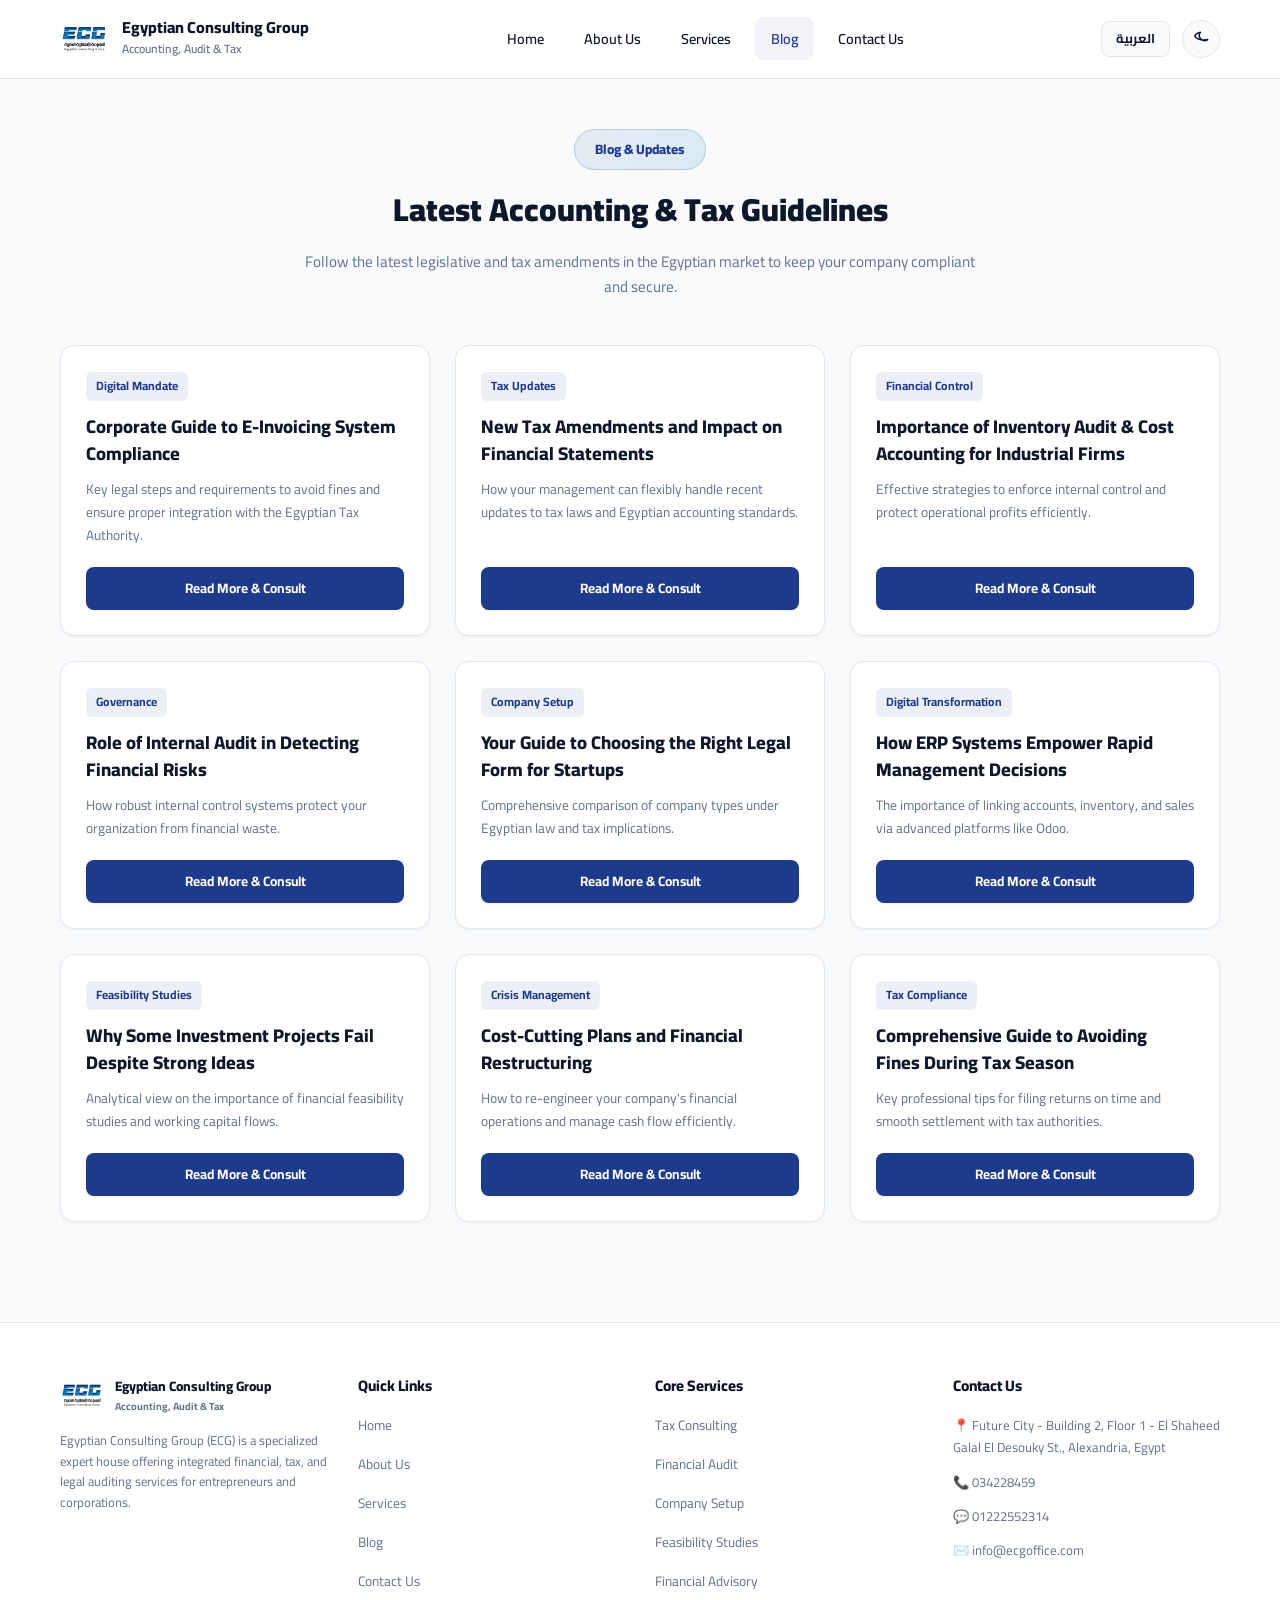
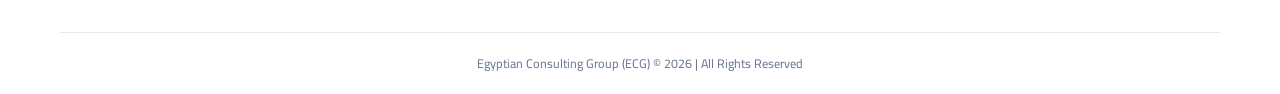
<file: en/blog.html>
<!DOCTYPE html>
<html lang="en" dir="ltr">
<head>
  <meta charset="UTF-8">
  <meta name="viewport" content="width=device-width, initial-scale=1.0">
  <title>Blog - Egyptian Consulting Group (ECG)</title>
  <meta name="description" content="Follow the latest accounting, tax, and legislative updates in the Egyptian market through ECG's blog.">
  <link href="https://fonts.googleapis.com/css2?family=Cairo:wght@400;600;700;800;900&display=swap" rel="stylesheet">
  <link rel="stylesheet" href="../css/style.css">
  <style>
    .certified-badge-box {
      display: inline-flex;
      align-items: center;
      gap: 10px;
      padding: 8px 20px;
      background: linear-gradient(135deg, rgba(30, 58, 138, 0.08) 0%, rgba(2, 132, 199, 0.12) 100%);
      border: 1px solid rgba(30, 58, 138, 0.2);
      border-radius: 30px;
      margin-bottom: 12px;
    }
    .certified-badge-text {
      font-weight: 800;
      font-size: 0.85rem;
      color: var(--primary);
    }
    .blog-grid {
      display: grid;
      grid-template-columns: repeat(3, 1fr);
      gap: 25px;
      margin-bottom: 50px;
    }
    @media (max-width: 992px) { blog-grid { grid-template-columns: repeat(2, 1fr); } }
    @media (max-width: 576px) { blog-grid { grid-template-columns: 1fr; } }
    .blog-card {
      background: var(--card-bg);
      border: 1px solid var(--border-color);
      border-radius: 14px;
      padding: 25px;
      box-shadow: var(--shadow-sm);
      display: flex;
      flex-direction: column;
      justify-content: space-between;
      text-align: left;
    }
  </style>
</head>
<body>

  <header class="header">
    <div class="container navbar">
      <a href="home.html" class="brand-logo">
        <img src="../images/Ecg_logo.jpeg" alt="ECG Logo">
        <div class="brand-text">
          <span class="brand-title">Egyptian Consulting Group</span>
          <span class="brand-subtitle">Accounting, Audit & Tax</span>
        </div>
      </a>
      <ul class="nav-links">
        <li><a href="index.html" class="nav-link">Home</a></li>
        <li><a href="about.html" class="nav-link">About Us</a></li>
        <li><a href="services.html" class="nav-link">Services</a></li>
        <li><a href="blog.html" class="nav-link active">Blog</a></li>
        <li><a href="contact.html" class="nav-link">Contact Us</a></li>
      </ul>
      <div class="nav-actions">
        <a href="../blog.html" class="lang-switch-btn">العربية</a>
        <button class="theme-toggle-btn" aria-label="Toggle Theme" title="Change Theme">
          <svg class="theme-icon" xmlns="http://www.w3.org/2000/svg" width="18" height="18" viewBox="0 0 24 24" fill="none" stroke="currentColor" stroke-width="2" stroke-linecap="round" stroke-linejoin="round"></svg>
        </button>
      </div>
    </div>
  </header>

  <main style="padding: 50px 0;">
    <div class="container">
      <div style="text-align: center; margin-bottom: 45px;">
        <div class="certified-badge-box">
          <span class="certified-badge-text">Blog & Updates</span>
        </div>
        <h1 style="font-size: 2rem; font-weight: 900; color: var(--text-main); margin-bottom: 12px;">Latest Accounting & Tax Guidelines</h1>
        <p style="font-size: 0.95rem; color: var(--text-muted); max-width: 680px; margin: 0 auto;">
          Follow the latest legislative and tax amendments in the Egyptian market to keep your company compliant and secure.
        </p>
      </div>

      <div class="blog-grid">
        <div class="blog-card">
          <div>
            <span style="font-size: 0.75rem; font-weight: 700; color: var(--primary); background: rgba(30,58,138,0.08); padding: 4px 10px; border-radius: 6px; display: inline-block; margin-bottom: 12px;">Digital Mandate</span>
            <h3 style="font-size: 1.15rem; font-weight: 800; color: var(--text-main); margin-bottom: 10px; line-height: 1.5;">Corporate Guide to E-Invoicing System Compliance</h3>
            <p style="font-size: 0.85rem; color: var(--text-muted); line-height: 1.7; margin-bottom: 20px;">Key legal steps and requirements to avoid fines and ensure proper integration with the Egyptian Tax Authority.</p>
          </div>
          <a href="https://www.linkedin.com/company/egyptianconsultinggroup" target="_blank" class="btn btn-primary" style="width: 100%; font-size: 0.85rem; padding: 10px;">Read More & Consult</a>
        </div>

        <div class="blog-card">
          <div>
            <span style="font-size: 0.75rem; font-weight: 700; color: var(--primary); background: rgba(30,58,138,0.08); padding: 4px 10px; border-radius: 6px; display: inline-block; margin-bottom: 12px;">Tax Updates</span>
            <h3 style="font-size: 1.15rem; font-weight: 800; color: var(--text-main); margin-bottom: 10px; line-height: 1.5;">New Tax Amendments and Impact on Financial Statements</h3>
            <p style="font-size: 0.85rem; color: var(--text-muted); line-height: 1.7; margin-bottom: 20px;">How your management can flexibly handle recent updates to tax laws and Egyptian accounting standards.</p>
          </div>
          <a href="https://www.linkedin.com/company/egyptianconsultinggroup" target="_blank" class="btn btn-primary" style="width: 100%; font-size: 0.85rem; padding: 10px;">Read More & Consult</a>
        </div>

        <div class="blog-card">
          <div>
            <span style="font-size: 0.75rem; font-weight: 700; color: var(--primary); background: rgba(30,58,138,0.08); padding: 4px 10px; border-radius: 6px; display: inline-block; margin-bottom: 12px;">Financial Control</span>
            <h3 style="font-size: 1.15rem; font-weight: 800; color: var(--text-main); margin-bottom: 10px; line-height: 1.5;">Importance of Inventory Audit & Cost Accounting for Industrial Firms</h3>
            <p style="font-size: 0.85rem; color: var(--text-muted); line-height: 1.7; margin-bottom: 20px;">Effective strategies to enforce internal control and protect operational profits efficiently.</p>
          </div>
          <a href="https://www.linkedin.com/company/egyptianconsultinggroup" target="_blank" class="btn btn-primary" style="width: 100%; font-size: 0.85rem; padding: 10px;">Read More & Consult</a>
        </div>

        <div class="blog-card">
          <div>
            <span style="font-size: 0.75rem; font-weight: 700; color: var(--primary); background: rgba(30,58,138,0.08); padding: 4px 10px; border-radius: 6px; display: inline-block; margin-bottom: 12px;">Governance</span>
            <h3 style="font-size: 1.15rem; font-weight: 800; color: var(--text-main); margin-bottom: 10px; line-height: 1.5;">Role of Internal Audit in Detecting Financial Risks</h3>
            <p style="font-size: 0.85rem; color: var(--text-muted); line-height: 1.7; margin-bottom: 20px;">How robust internal control systems protect your organization from financial waste.</p>
          </div>
          <a href="https://www.linkedin.com/company/egyptianconsultinggroup" target="_blank" class="btn btn-primary" style="width: 100%; font-size: 0.85rem; padding: 10px;">Read More & Consult</a>
        </div>

        <div class="blog-card">
          <div>
            <span style="font-size: 0.75rem; font-weight: 700; color: var(--primary); background: rgba(30,58,138,0.08); padding: 4px 10px; border-radius: 6px; display: inline-block; margin-bottom: 12px;">Company Setup</span>
            <h3 style="font-size: 1.15rem; font-weight: 800; color: var(--text-main); margin-bottom: 10px; line-height: 1.5;">Your Guide to Choosing the Right Legal Form for Startups</h3>
            <p style="font-size: 0.85rem; color: var(--text-muted); line-height: 1.7; margin-bottom: 20px;">Comprehensive comparison of company types under Egyptian law and tax implications.</p>
          </div>
          <a href="https://www.linkedin.com/company/egyptianconsultinggroup" target="_blank" class="btn btn-primary" style="width: 100%; font-size: 0.85rem; padding: 10px;">Read More & Consult</a>
        </div>

        <div class="blog-card">
          <div>
            <span style="font-size: 0.75rem; font-weight: 700; color: var(--primary); background: rgba(30,58,138,0.08); padding: 4px 10px; border-radius: 6px; display: inline-block; margin-bottom: 12px;">Digital Transformation</span>
            <h3 style="font-size: 1.15rem; font-weight: 800; color: var(--text-main); margin-bottom: 10px; line-height: 1.5;">How ERP Systems Empower Rapid Management Decisions</h3>
            <p style="font-size: 0.85rem; color: var(--text-muted); line-height: 1.7; margin-bottom: 20px;">The importance of linking accounts, inventory, and sales via advanced platforms like Odoo.</p>
          </div>
          <a href="https://www.linkedin.com/company/egyptianconsultinggroup" target="_blank" class="btn btn-primary" style="width: 100%; font-size: 0.85rem; padding: 10px;">Read More & Consult</a>
        </div>

        <div class="blog-card">
          <div>
            <span style="font-size: 0.75rem; font-weight: 700; color: var(--primary); background: rgba(30,58,138,0.08); padding: 4px 10px; border-radius: 6px; display: inline-block; margin-bottom: 12px;">Feasibility Studies</span>
            <h3 style="font-size: 1.15rem; font-weight: 800; color: var(--text-main); margin-bottom: 10px; line-height: 1.5;">Why Some Investment Projects Fail Despite Strong Ideas</h3>
            <p style="font-size: 0.85rem; color: var(--text-muted); line-height: 1.7; margin-bottom: 20px;">Analytical view on the importance of financial feasibility studies and working capital flows.</p>
          </div>
          <a href="https://www.linkedin.com/company/egyptianconsultinggroup" target="_blank" class="btn btn-primary" style="width: 100%; font-size: 0.85rem; padding: 10px;">Read More & Consult</a>
        </div>

        <div class="blog-card">
          <div>
            <span style="font-size: 0.75rem; font-weight: 700; color: var(--primary); background: rgba(30,58,138,0.08); padding: 4px 10px; border-radius: 6px; display: inline-block; margin-bottom: 12px;">Crisis Management</span>
            <h3 style="font-size: 1.15rem; font-weight: 800; color: var(--text-main); margin-bottom: 10px; line-height: 1.5;">Cost-Cutting Plans and Financial Restructuring</h3>
            <p style="font-size: 0.85rem; color: var(--text-muted); line-height: 1.7; margin-bottom: 20px;">How to re-engineer your company's financial operations and manage cash flow efficiently.</p>
          </div>
          <a href="https://www.linkedin.com/company/egyptianconsultinggroup" target="_blank" class="btn btn-primary" style="width: 100%; font-size: 0.85rem; padding: 10px;">Read More & Consult</a>
        </div>

        <div class="blog-card">
          <div>
            <span style="font-size: 0.75rem; font-weight: 700; color: var(--primary); background: rgba(30,58,138,0.08); padding: 4px 10px; border-radius: 6px; display: inline-block; margin-bottom: 12px;">Tax Compliance</span>
            <h3 style="font-size: 1.15rem; font-weight: 800; color: var(--text-main); margin-bottom: 10px; line-height: 1.5;">Comprehensive Guide to Avoiding Fines During Tax Season</h3>
            <p style="font-size: 0.85rem; color: var(--text-muted); line-height: 1.7; margin-bottom: 20px;">Key professional tips for filing returns on time and smooth settlement with tax authorities.</p>
          </div>
          <a href="https://www.linkedin.com/company/egyptianconsultinggroup" target="_blank" class="btn btn-primary" style="width: 100%; font-size: 0.85rem; padding: 10px;">Read More & Consult</a>
        </div>
      </div>
    </div>
  </main>

  <footer class="footer">
    <div class="container">
      <div class="footer-grid" style="text-align: left;">
        <div>
          <div style="display: flex; align-items: center; gap: 10px; margin-bottom: 12px;">
            <img src="../images/Ecg_logo.jpeg" alt="ECG Logo" style="height: 45px; width: auto; border-radius: 6px; object-fit: contain;">
            <div style="display: flex; flex-direction: column;">
              <span style="font-weight: 800; font-size: 0.85rem; color: var(--text-main);">Egyptian Consulting Group</span>
              <span style="font-weight: 700; font-size: 0.65rem; color: var(--text-muted);">Accounting, Audit & Tax</span>
            </div>
          </div>
          <p style="font-size: 0.8rem; color: var(--text-muted); line-height: 1.6;">
            Egyptian Consulting Group (ECG) is a specialized expert house offering integrated financial, tax, and legal auditing services for entrepreneurs and corporations.
          </p>
        </div>
        <div>
          <h4 style="font-size: 0.95rem; margin-bottom: 15px; color: var(--text-main); font-weight: 800;">Quick Links</h4>
          <ul style="list-style: none; padding: 0; margin: 0; display: flex; flex-direction: column; gap: 8px;">
            <li><a href="home.html" class="footer-link">Home</a></li>
            <li><a href="about.html" class="footer-link">About Us</a></li>
            <li><a href="services.html" class="footer-link">Services</a></li>
            <li><a href="blog.html" class="footer-link">Blog</a></li>
            <li><a href="contact.html" class="footer-link">Contact Us</a></li>
          </ul>
        </div>
        <div>
          <h4 style="font-size: 0.95rem; margin-bottom: 15px; color: var(--text-main); font-weight: 800;">Core Services</h4>
          <ul style="list-style: none; padding: 0; margin: 0; display: flex; flex-direction: column; gap: 8px;">
            <li><a href="services.html#tax" class="footer-link">Tax Consulting</a></li>
            <li><a href="services.html#audit" class="footer-link">Financial Audit</a></li>
            <li><a href="services.html#setup" class="footer-link">Company Setup</a></li>
            <li><a href="services.html#feasibility" class="footer-link">Feasibility Studies</a></li>
            <li><a href="services.html#consulting" class="footer-link">Financial Advisory</a></li>
          </ul>
        </div>
        <div>
          <h4 style="font-size: 0.95rem; margin-bottom: 15px; color: var(--text-main); font-weight: 800;">Contact Us</h4>
          <ul style="list-style: none; padding: 0; margin: 0; font-size: 0.82rem; color: var(--text-muted); display: flex; flex-direction: column; gap: 12px;">
            <li>📍 Future City - Building 2, Floor 1 - El Shaheed Galal El Desouky St., Alexandria, Egypt</li>
            <li dir="ltr">📞 <a href="tel:034228459" style="color: var(--text-muted); text-decoration: none;">034228459</a></li>
            <li dir="ltr">💬 <a href="https://wa.me/201222552314" style="color: var(--text-muted); text-decoration: none;">01222552314</a></li>
            <li dir="ltr">✉️ <a href="mailto:info@ecgoffice.com" style="color: var(--text-muted); text-decoration: none;">info@ecgoffice.com</a></li>
          </ul>
        </div>
      </div>
      <div style="border-top: 1px solid var(--border-color); padding-top: 20px; text-align: center; font-size: 0.78rem; color: var(--text-muted);">
        <p>Egyptian Consulting Group (ECG) &copy; 2026 | All Rights Reserved</p>
      </div>
    </div>
  </footer>
  <script src="../js/main.js"></script>
</body>
</html>
</file>
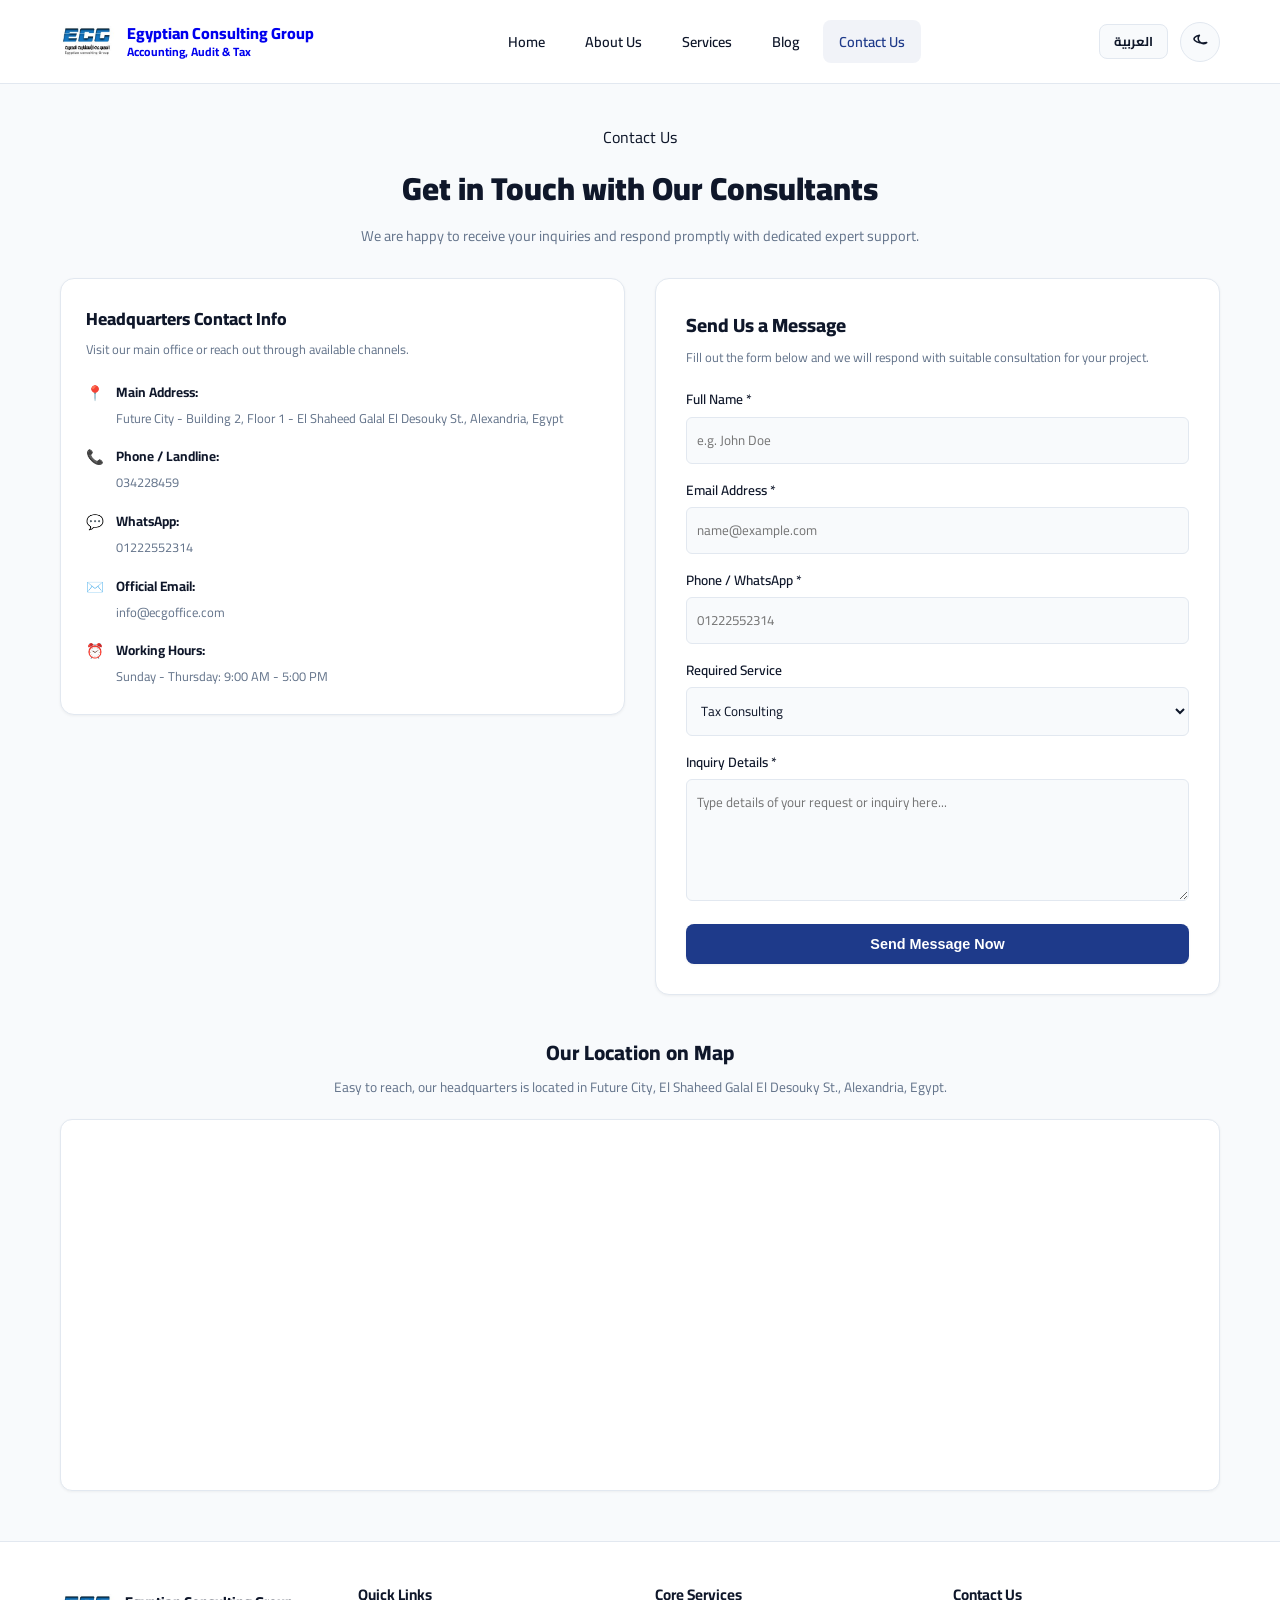
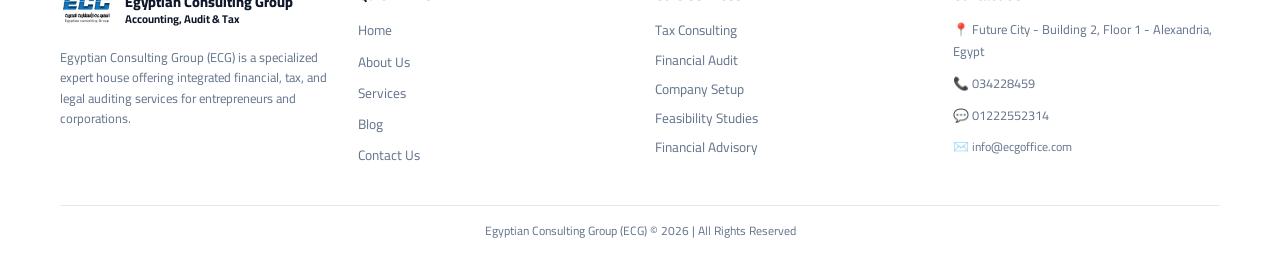
<file: en/contact.html>
<!DOCTYPE html>
<html lang="en" dir="ltr">
<head>
  <meta charset="UTF-8">
  <meta name="viewport" content="width=device-width, initial-scale=1.0">
  <title>Contact Us - Egyptian Consulting Group (ECG)</title>
  <meta name="description" content="Contact the Egyptian Consulting Group in Alexandria, Egypt. Book your free consultation today.">
  <link href="https://fonts.googleapis.com/css2?family=Cairo:wght@400;600;700;800;900&display=swap" rel="stylesheet">
  <link rel="stylesheet" href="../css/style.css">
</head>
<body>

  <header class="header">
    <div class="container navbar">
      <a href="home.html" class="brand-logo">
        <img src="../images/Ecg_logo.jpeg" alt="ECG Logo" style="height: 55px; width: auto; object-fit: contain; border-radius: 6px;">
        <div style="display: flex; flex-direction: column;">
          <span style="font-weight: 800; font-size: 1rem; color: var(--text-color); line-height: 1.2;">Egyptian Consulting Group</span>
          <span style="font-weight: 700; font-size: 0.75rem; color: var(--text-color); line-height: 1.2; margin-top: 2px;">Accounting, Audit & Tax</span>
        </div>
      </a>
      <ul class="nav-links">
        <li><a href="index.html" class="nav-link">Home</a></li>
        <li><a href="about.html" class="nav-link">About Us</a></li>
        <li><a href="services.html" class="nav-link">Services</a></li>
        <li><a href="blog.html" class="nav-link">Blog</a></li>
        <li><a href="contact.html" class="nav-link active">Contact Us</a></li>
      </ul>
      <div class="nav-actions">
        <a href="../contact.html" class="lang-switch-btn">العربية</a>
        <button class="btn-icon theme-toggle-btn" aria-label="Toggle Theme" title="Change Theme" style="background: var(--bg-color); border: 1px solid var(--border-color); padding: 10px; border-radius: 50%; cursor: pointer; display: flex; align-items: center; justify-content: center; width: 40px; height: 40px;">
          <svg class="theme-icon" xmlns="http://www.w3.org/2000/svg" width="20" height="20" viewBox="0 0 24 24" fill="none" stroke="currentColor" stroke-width="2" stroke-linecap="round" stroke-linejoin="round" style="color: var(--text-color);">
            <path d="M21 12.79A9 9 0 1 1 11.21 3 7 7 0 0 0 21 12.79z"></path>
          </svg>
        </button>
      </div>
    </div>
  </header>

  <main>
    <section class="section" style="padding-top: 40px; padding-bottom: 20px; text-align: center;">
      <div class="container">
        <span class="badge">Contact Us</span>
        <h1 style="font-size: 2rem; font-weight: 900; margin-top: 10px; margin-bottom: 8px; color: var(--text-color);">Get in Touch with Our Consultants</h1>
        <p style="font-size: 0.9rem; color: var(--text-muted); max-width: 600px; margin: 0 auto;">We are happy to receive your inquiries and respond promptly with dedicated expert support.</p>
      </div>
    </section>

    <section class="section" style="padding-top: 10px; padding-bottom: 30px;">
      <div class="container">
        <div style="display: grid; grid-template-columns: 1fr 1fr; gap: 30px; align-items: start;">
          
          <!-- Contact Info -->
          <div style="display: flex; flex-direction: column; gap: 20px;">
            <div class="card" style="padding: 25px; text-align: left;">
              <h3 style="font-size: 1.1rem; font-weight: 800; margin-bottom: 5px; color: var(--text-color);">Headquarters Contact Info</h3>
              <p style="font-size: 0.8rem; color: var(--text-muted); margin-bottom: 20px;">Visit our main office or reach out through available channels.</p>
              
              <ul style="list-style: none; padding: 0; margin: 0; display: flex; flex-direction: column; gap: 15px; font-size: 0.9rem; color: var(--text-color);">
                <li style="display: flex; align-items: flex-start; gap: 12px;">
                  <span>📍</span>
                  <div>
                    <strong style="display: block; font-size: 0.85rem; margin-bottom: 2px;">Main Address:</strong>
                    <span style="font-size: 0.8rem; color: var(--text-muted);">Future City - Building 2, Floor 1 - El Shaheed Galal El Desouky St., Alexandria, Egypt</span>
                  </div>
                </li>
                <li style="display: flex; align-items: flex-start; gap: 12px;">
                  <span>📞</span>
                  <div>
                    <strong style="display: block; font-size: 0.85rem; margin-bottom: 2px;">Phone / Landline:</strong>
                    <span style="font-size: 0.8rem; color: var(--text-muted);" dir="ltr"><a href="tel:034228459" style="color: var(--text-muted); text-decoration: none;">034228459</a></span>
                  </div>
                </li>
                <li style="display: flex; align-items: flex-start; gap: 12px;">
                  <span>💬</span>
                  <div>
                    <strong style="display: block; font-size: 0.85rem; margin-bottom: 2px;">WhatsApp:</strong>
                    <span style="font-size: 0.8rem; color: var(--text-muted);" dir="ltr"><a href="https://wa.me/201222552314" target="_blank" style="color: var(--text-muted); text-decoration: none;">01222552314</a></span>
                  </div>
                </li>
                <li style="display: flex; align-items: flex-start; gap: 12px;">
                  <span>✉️</span>
                  <div>
                    <strong style="display: block; font-size: 0.85rem; margin-bottom: 2px;">Official Email:</strong>
                    <span style="font-size: 0.8rem; color: var(--text-muted);" dir="ltr"><a href="mailto:info@ecgoffice.com" style="color: var(--text-muted); text-decoration: none;">info@ecgoffice.com</a></span>
                  </div>
                </li>
                <li style="display: flex; align-items: flex-start; gap: 12px;">
                  <span>⏰</span>
                  <div>
                    <strong style="display: block; font-size: 0.85rem; margin-bottom: 2px;">Working Hours:</strong>
                    <span style="font-size: 0.8rem; color: var(--text-muted);">Sunday - Thursday: 9:00 AM - 5:00 PM</span>
                  </div>
                </li>
              </ul>
            </div>
          </div>

          <!-- Contact Form -->
          <div class="card" style="padding: 30px; text-align: left;">
            <h3 style="font-size: 1.2rem; font-weight: 800; margin-bottom: 5px; color: var(--text-color);">Send Us a Message</h3>
            <p style="font-size: 0.8rem; color: var(--text-muted); margin-bottom: 20px;">Fill out the form below and we will respond with suitable consultation for your project.</p>
            
            <form style="display: flex; flex-direction: column; gap: 15px;">
              <div>
                <label style="display: block; font-size: 0.85rem; font-weight: 600; margin-bottom: 5px; color: var(--text-color);">Full Name *</label>
                <input type="text" placeholder="e.g. John Doe" style="width: 100%; padding: 10px; border-radius: 6px; border: 1px solid var(--border-color); background: var(--bg-color); color: var(--text-color); font-family: 'Cairo', sans-serif;">
              </div>
              <div>
                <label style="display: block; font-size: 0.85rem; font-weight: 600; margin-bottom: 5px; color: var(--text-color);">Email Address *</label>
                <input type="email" placeholder="name@example.com" style="width: 100%; padding: 10px; border-radius: 6px; border: 1px solid var(--border-color); background: var(--bg-color); color: var(--text-color); font-family: 'Cairo', sans-serif;" dir="ltr">
              </div>
              <div>
                <label style="display: block; font-size: 0.85rem; font-weight: 600; margin-bottom: 5px; color: var(--text-color);">Phone / WhatsApp *</label>
                <input type="text" placeholder="01222552314" style="width: 100%; padding: 10px; border-radius: 6px; border: 1px solid var(--border-color); background: var(--bg-color); color: var(--text-color); font-family: 'Cairo', sans-serif;" dir="ltr">
              </div>
              <div>
                <label style="display: block; font-size: 0.85rem; font-weight: 600; margin-bottom: 5px; color: var(--text-color);">Required Service</label>
                <select style="width: 100%; padding: 10px; border-radius: 6px; border: 1px solid var(--border-color); background: var(--bg-color); color: var(--text-color); font-family: 'Cairo', sans-serif;">
                  <option>Tax Consulting</option>
                  <option>Financial Audit</option>
                  <option>Company Setup & Restructuring</option>
                  <option>Feasibility Studies</option>
                  <option>Other</option>
                </select>
              </div>
              <div>
                <label style="display: block; font-size: 0.85rem; font-weight: 600; margin-bottom: 5px; color: var(--text-color);">Inquiry Details *</label>
                <textarea rows="4" placeholder="Type details of your request or inquiry here..." style="width: 100%; padding: 10px; border-radius: 6px; border: 1px solid var(--border-color); background: var(--bg-color); color: var(--text-color); font-family: 'Cairo', sans-serif; resize: vertical;"></textarea>
              </div>
              <button type="submit" class="btn btn-primary" style="width: 100%; padding: 12px; font-weight: 700; cursor: pointer;">Send Message Now</button>
            </form>
          </div>

        </div>
      </div>
    </section>

    <!-- Map Section -->
    <section class="section" style="padding-top: 10px; padding-bottom: 50px;">
      <div class="container">
        <div style="text-align: center; margin-bottom: 20px;">
          <h3 style="font-size: 1.3rem; font-weight: 800; color: var(--text-color); margin-bottom: 5px;">Our Location on Map</h3>
          <p style="font-size: 0.85rem; color: var(--text-muted);">Easy to reach, our headquarters is located in Future City, El Shaheed Galal El Desouky St., Alexandria, Egypt.</p>
        </div>
        <div class="card" style="padding: 10px; overflow: hidden; border-radius: 12px;">
          <div style="width: 100%; height: 350px; border-radius: 8px; overflow: hidden;">
            <iframe src="https://maps.google.com/maps?q=31.199781560959536,29.922857578240254&z=16&output=embed" width="100%" height="100%" style="border:0;" allowfullscreen="" loading="lazy"></iframe>
          </div>
        </div>
      </div>
    </section>
  </main>

  <footer class="footer" style="padding: 40px 0 20px; text-align: left;">
    <div class="container">
      <div style="display: grid; grid-template-columns: repeat(4, 1fr); gap: 30px; margin-bottom: 30px;">
        <div>
          <div style="display: flex; align-items: center; gap: 10px; margin-bottom: 10px;">
            <img src="../images/Ecg_logo.jpeg" alt="ECG Logo" style="height: 55px; width: auto; border-radius: 6px; object-fit: contain;">
            <div style="display: flex; flex-direction: column;">
              <span style="font-weight: 800; font-size: 0.9rem; color: var(--text-color); line-height: 1.2;">Egyptian Consulting Group</span>
              <span style="font-weight: 700; font-size: 0.7rem; color: var(--text-color); line-height: 1.2; margin-top: 2px;">Accounting, Audit & Tax</span>
            </div>
          </div>
          <p style="font-size: 0.8rem; color: var(--text-muted); line-height: 1.6;">
            Egyptian Consulting Group (ECG) is a specialized expert house offering integrated financial, tax, and legal auditing services for entrepreneurs and corporations.
          </p>
        </div>
        <div>
          <h4 style="font-size: 0.95rem; margin-bottom: 12px; color: var(--text-color);">Quick Links</h4>
          <ul style="list-style: none; padding: 0; margin: 0; font-size: 0.85rem;">
            <li><a href="home.html" class="footer-link">Home</a></li>
            <li><a href="about.html" class="footer-link">About Us</a></li>
            <li><a href="services.html" class="footer-link">Services</a></li>
            <li><a href="blog.html" class="footer-link">Blog</a></li>
            <li><a href="contact.html" class="footer-link">Contact Us</a></li>
          </ul>
        </div>
        <div>
          <h4 style="font-size: 0.95rem; margin-bottom: 12px; color: var(--text-color);">Core Services</h4>
          <ul style="list-style: none; padding: 0; margin: 0; font-size: 0.85rem; color: var(--text-muted);">
            <li style="margin-bottom: 6px;">Tax Consulting</li>
            <li style="margin-bottom: 6px;">Financial Audit</li>
            <li style="margin-bottom: 6px;">Company Setup</li>
            <li style="margin-bottom: 6px;">Feasibility Studies</li>
            <li>Financial Advisory</li>
          </ul>
        </div>
        <div>
          <h4 style="font-size: 0.95rem; margin-bottom: 12px; color: var(--text-color);">Contact Us</h4>
          <ul style="list-style: none; padding: 0; margin: 0; font-size: 0.8rem; color: var(--text-muted); display: flex; flex-direction: column; gap: 10px; align-items: flex-start;">
            <li>📍 Future City - Building 2, Floor 1 - Alexandria, Egypt</li>
            <li dir="ltr">📞 <a href="tel:034228459" style="color: var(--text-muted); text-decoration: none;">034228459</a></li>
            <li dir="ltr">💬 <a href="https://wa.me/201222552314" style="color: var(--text-muted); text-decoration: none;">01222552314</a></li>
            <li dir="ltr">✉️ <a href="mailto:info@ecgoffice.com" style="color: var(--text-muted); text-decoration: none; font-size: 0.75rem;">info@ecgoffice.com</a></li>
          </ul>
        </div>
      </div>
      <div style="border-top: 1px solid var(--border-color); padding-top: 15px; text-align: center; font-size: 0.75rem; color: var(--text-muted);">
        <p>Egyptian Consulting Group (ECG) &copy; 2026 | All Rights Reserved</p>
      </div>
    </div>
  </footer>
  <script src="../js/main.js"></script>
</body>
</html>
</file>
<file: css/style.css>
/* ==========================================================================
   1. المتغيرات العامة وأنظمة الألوان العصرية (Design System)
   ========================================================================== */
:root {
  --primary: #1e3a8a;          /* الأزرق الملكي الأساسي (Royal Blue) */
  --primary-light: #3b82f6;    /* درجة أزرق أفتح للتفاعلات */
  --accent: #0284c7;           /* لون تكميلي عصري */
  
  --bg-color: #f8fafc;         /* خلفية عامة فاتحة ومريحة للعين */
  --card-bg: #ffffff;          /* خلفية البطاقات بيضاء ناصعة */
  --text-main: #0f172a;        /* النصوص الرئيسية داكنة وواضحة */
  --text-muted: #64748b;       /* النصوص الفرعية (رمادي هادئ) */
  --border-color: #e2e8f0;     /* حدود ناعمة ونظيفة */
  
  --shadow-sm: 0 1px 3px rgba(0, 0, 0, 0.05);
  --shadow-md: 0 4px 6px -1px rgba(0, 0, 0, 0.05);
  --shadow-lg: 0 10px 25px -5px rgba(0, 0, 0, 0.08);
  
  --transition: all 0.3s cubic-bezier(0.4, 0, 0.2, 1);
}

/* إعدادات الوضع الليلي (Dark Mode) */
[data-theme="dark"] {
  --primary: #3b82f6;
  --primary-light: #60a5fa;
  --accent: #38bdf8;
  
  --bg-color: #0b0f19;
  --card-bg: #1e293b;
  --text-main: #f8fafc;
  --text-muted: #94a3b8;
  --border-color: #334155;
}

/* ==========================================================================
   2. التهيئة العامة والإعادة (CSS Reset)
   ========================================================================== */
*, *::before, *::after {
  box-sizing: border-box;
  margin: 0;
  padding: 0;
  transition: var(--transition);
}

body {
  font-family: 'Cairo', 'Inter', sans-serif;
  background-color: var(--bg-color);
  color: var(--text-main);
  line-height: 1.7;
  text-align: start;
}

.container {
  max-width: 1200px;
  margin-inline: auto;
  padding-inline: 20px;
}

/* ==========================================================================
   3. شريط التنقل العلوي (Sticky Navbar)
   ========================================================================== */
.header {
  background-color: var(--card-bg);
  border-bottom: 1px solid var(--border-color);
  position: sticky;
  top: 0;
  z-index: 1000;
  backdrop-filter: blur(12px);
}

.navbar {
  display: flex;
  justify-content: space-between;
  align-items: center;
  padding-block: 14px;
}

.brand-logo {
  display: flex;
  align-items: center;
  gap: 12px;
  text-decoration: none;
}

.brand-logo img {
  height: 50px;
  width: auto;
  object-fit: contain;
  border-radius: 8px;
}

.brand-text {
  display: flex;
  flex-direction: column;
}

.brand-title {
  font-weight: 800;
  font-size: 1rem;
  color: var(--text-main);
  line-height: 1.2;
}

.brand-subtitle {
  font-weight: 600;
  font-size: 0.75rem;
  color: var(--text-muted);
  margin-top: 2px;
}

.nav-links {
  display: flex;
  list-style: none;
  gap: 8px;
}

.nav-link {
  text-decoration: none;
  color: var(--text-main);
  font-weight: 600;
  font-size: 0.9rem;
  padding: 8px 16px;
  border-radius: 8px;
}

.nav-link:hover, .nav-link.active {
  color: var(--primary);
  background-color: rgba(30, 58, 138, 0.06);
}

.nav-actions {
  display: flex;
  align-items: center;
  gap: 12px;
}

.lang-switch-btn {
  background-color: var(--bg-color);
  color: var(--text-main);
  border: 1px solid var(--border-color);
  padding: 6px 14px;
  border-radius: 8px;
  font-weight: 700;
  font-size: 0.8rem;
  text-decoration: none;
}

.lang-switch-btn:hover {
  border-color: var(--primary);
  color: var(--primary);
}

.theme-toggle-btn {
  background: var(--bg-color);
  border: 1px solid var(--border-color);
  width: 38px;
  height: 38px;
  border-radius: 50%;
  cursor: pointer;
  display: flex;
  align-items: center;
  justify-content: center;
  color: var(--text-main);
}

/* ==========================================================================
   4. الأزرار والبطاقات العامة
   ========================================================================== */
.btn {
  display: inline-flex;
  align-items: center;
  justify-content: center;
  gap: 8px;
  padding: 10px 24px;
  border-radius: 8px;
  font-weight: 700;
  font-size: 0.9rem;
  text-decoration: none;
  cursor: pointer;
  border: none;
  box-shadow: var(--shadow-sm);
}

.btn-primary {
  background-color: var(--primary);
  color: #ffffff;
}

.btn-primary:hover {
  background-color: var(--primary-light);
  transform: translateY(-2px);
  box-shadow: var(--shadow-md);
}

.card {
  background: var(--card-bg);
  border: 1px solid var(--border-color);
  padding: 28px;
  border-radius: 14px;
  box-shadow: var(--shadow-sm);
}

/* ==========================================================================
   5. شريط شركاء النجاح المتحرك (Marquee Section Styles)
   ========================================================================== */
.marquee-section {
  overflow: hidden;
  background-color: var(--card-bg);
  border-top: 1px solid var(--border-color);
  border-bottom: 1px solid var(--border-color);
  padding: 30px 0;
}

.logo-marquee {
  width: 100%;
  overflow: hidden;
  position: relative;
  white-space: nowrap;
}

.marquee-track {
  display: flex;
  gap: 25px;
  width: max-content;
  animation: scrollMarquee 5s linear infinite; /* سرعة فائقة وسلسة */
}

.logo-marquee:hover .marquee-track {
  animation-play-state: paused;
}

.client-logo-card {
  background: var(--bg-color);
  border: 1px solid var(--border-color);
  padding: 12px 20px;
  border-radius: 10px;
  min-width: 260px;
  display: inline-flex;
  align-items: center;
  gap: 15px;
  text-align: right;
}

.client-icon {
  width: 50px;
  height: 50px;
  object-fit: contain;
  border-radius: 6px;
  background: var(--card-bg);
  padding: 2px;
  border: 1px solid var(--border-color);
}

.client-info {
  display: flex;
  flex-direction: column;
  gap: 2px;
}

.client-name {
  font-weight: 700;
  font-size: 0.85rem;
  color: var(--text-main);
}

.client-tag {
  font-size: 0.75rem;
  color: var(--text-muted);
}

@keyframes scrollMarquee {
  0% { transform: translateX(0); }
  100% { transform: translateX(50%); }
}

/* ==========================================================================
   6. تذييل الصفحة الشامل (Footer Design System)
   ========================================================================== */
.footer {
  background-color: var(--card-bg);
  border-top: 1px solid var(--border-color);
  padding: 50px 0 20px 0;
}

.footer-grid {
  display: grid;
  grid-template-columns: repeat(4, 1fr);
  gap: 30px;
  margin-bottom: 30px;
}

@media (max-width: 992px) {
  .footer-grid {
    grid-template-columns: repeat(2, 1fr);
  }
}

@media (max-width: 576px) {
  .footer-grid {
    grid-template-columns: 1fr;
  }
}

.footer-link {
  color: var(--text-muted);
  text-decoration: none;
  display: block;
  margin-bottom: 8px;
  font-size: 0.85rem;
}

.footer-link:hover {
  color: var(--primary);
}
</file>
